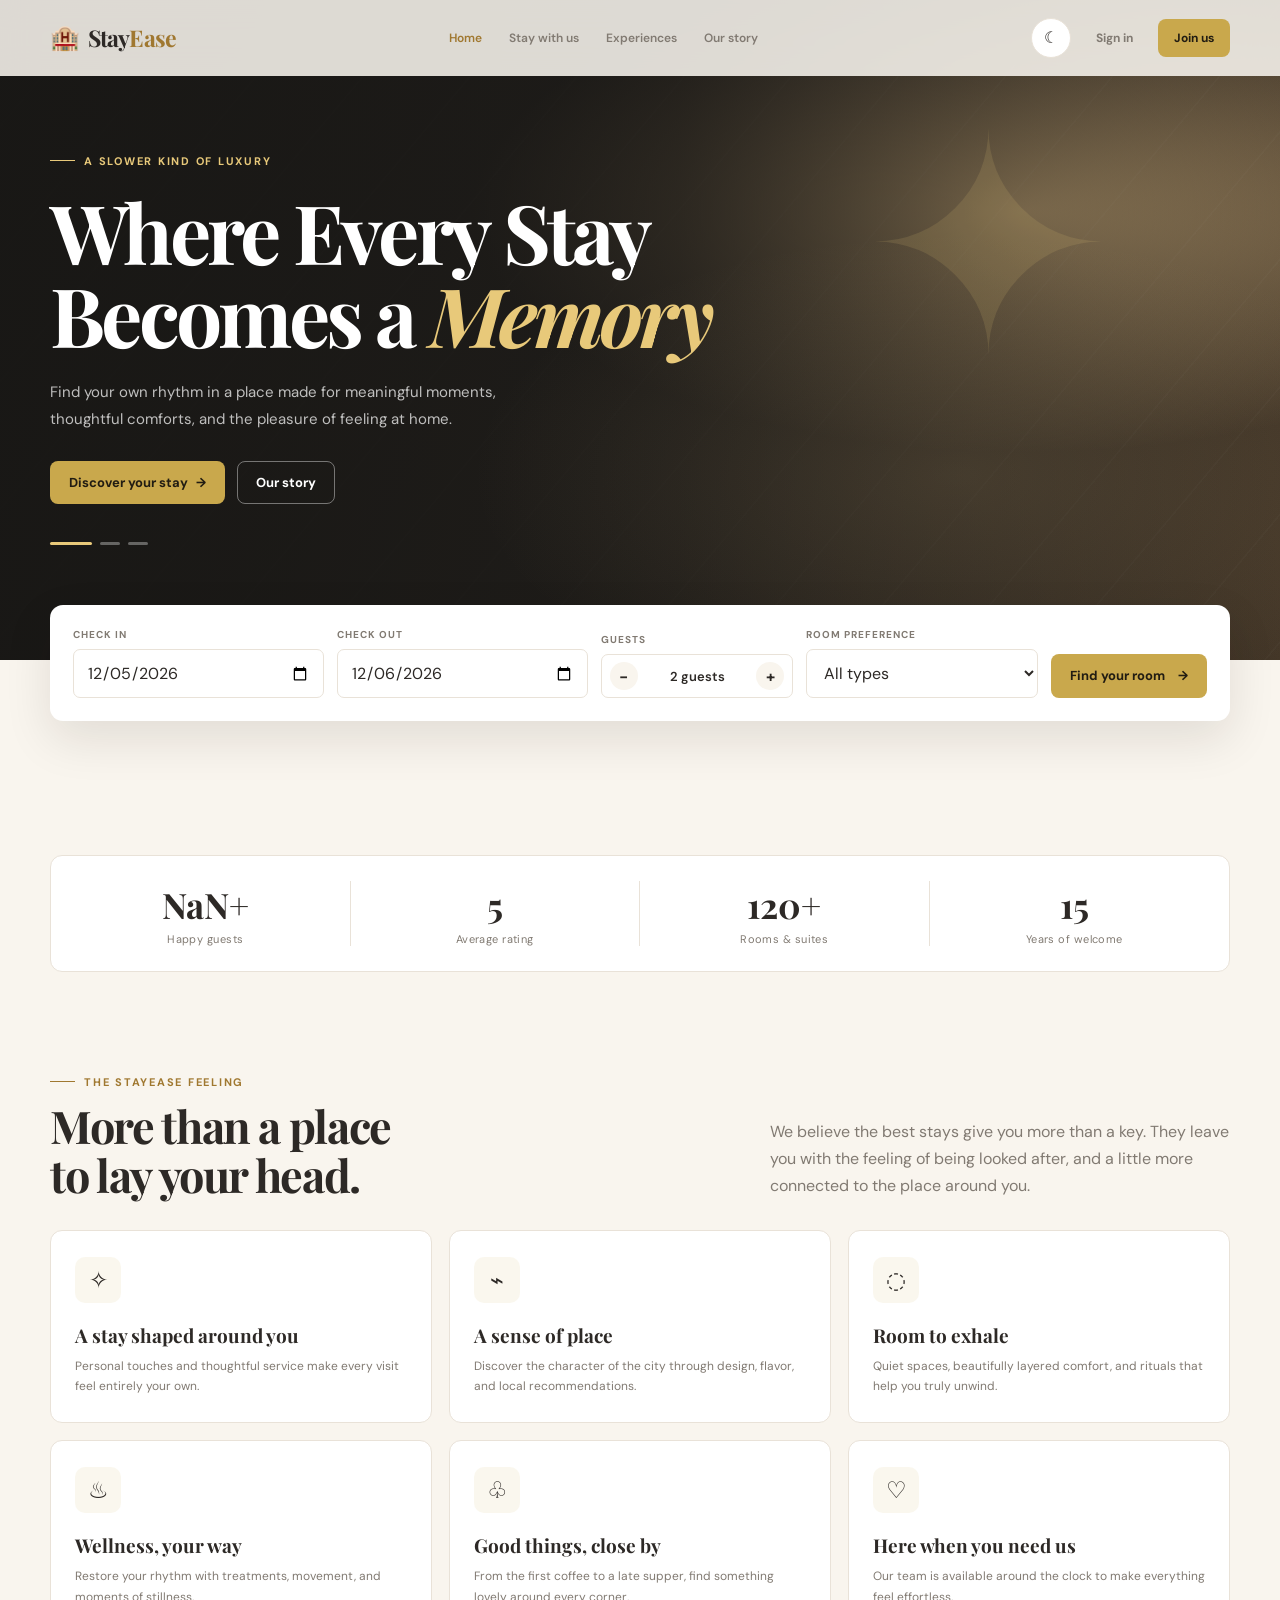
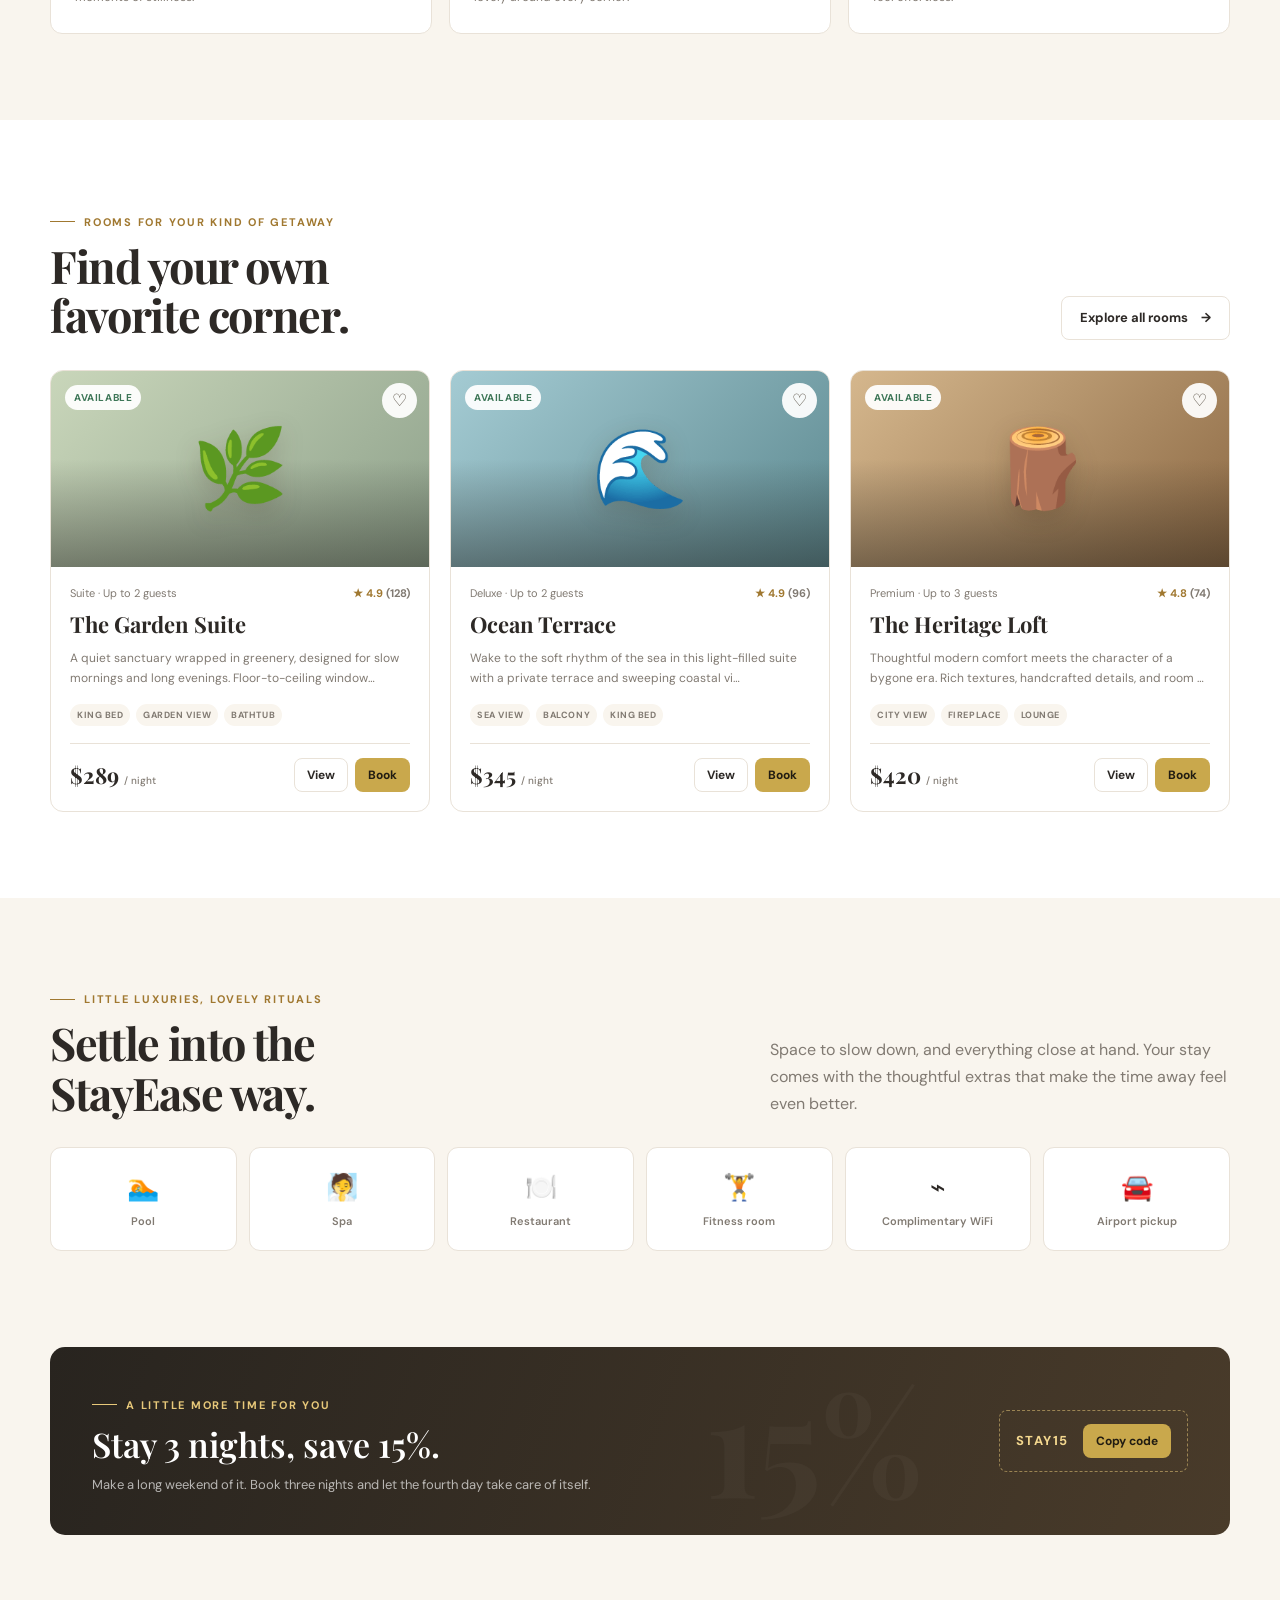
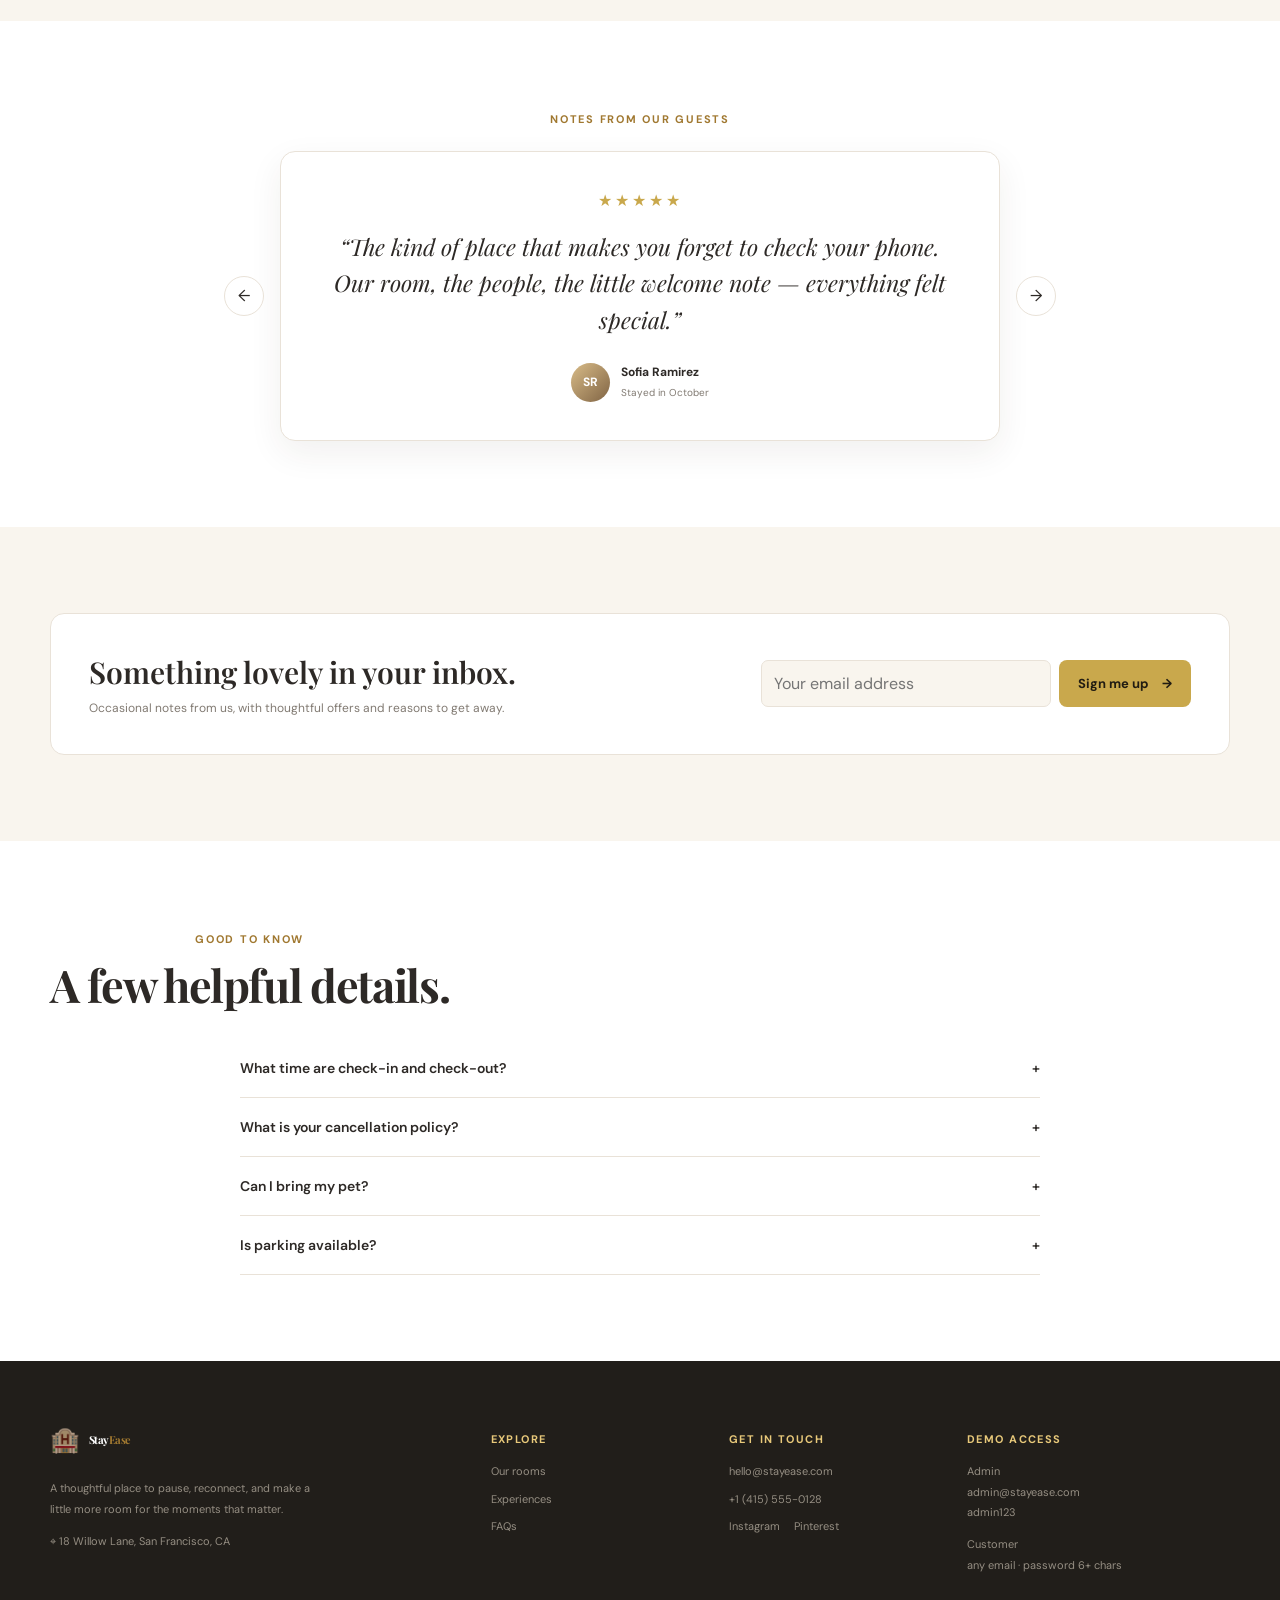
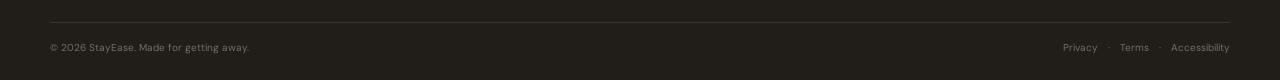
<file: index.html>
<!DOCTYPE html>
<html lang="en">
<head>
<meta charset="UTF-8"><meta name="viewport" content="width=device-width, initial-scale=1.0">
<meta name="theme-color" content="#f9f5ee"><title>StayEase — Stay a little longer</title>
<link rel="preconnect" href="https://fonts.googleapis.com"><link rel="preconnect" href="https://fonts.gstatic.com" crossorigin><link href="https://fonts.googleapis.com/css2?family=DM+Sans:wght@400;500;600;700&family=Playfair+Display:wght@500;600;700&display=swap" rel="stylesheet">
<style>
:root{--cream:#f9f5ee;--paper:#fff;--ink:#2d2926;--charcoal:#1c1c1e;--muted:#817a72;--line:#e9e2d8;--gold:#c9a84c;--gold-light:#e8c97a;--gold-dark:#a07830;--green:#3d7657;--green-bg:#eaf3ec;--red:#b75248;--red-bg:#faecea;--blue:#55748c;--blue-bg:#edf3f7;--shadow:0 12px 34px #35291812;--nav:rgba(249,245,238,.88)}
body.dark{--cream:#191816;--paper:#24221f;--ink:#f1ece4;--charcoal:#f7f3eb;--muted:#b0a79d;--line:#3e3932;--green-bg:#263b30;--red-bg:#402b29;--blue-bg:#27333b;--shadow:0 12px 34px #0004;--nav:rgba(25,24,22,.88)}
*{box-sizing:border-box}html{scroll-behavior:smooth;scroll-padding-top:88px}body{margin:0;background:var(--cream);color:var(--ink);font-family:'DM Sans',sans-serif;transition:background .35s,color .35s}button,input,select,textarea{font:inherit}button,a{touch-action:manipulation}button{cursor:pointer}a{color:inherit;text-decoration:none}img{max-width:100%}::selection{background:#e8c97a66}::-webkit-scrollbar{width:10px}::-webkit-scrollbar-thumb{background:var(--gold);border-radius:12px;border:3px solid var(--cream)}:focus-visible{outline:3px solid #c9a84c99;outline-offset:3px}
.serif{font-family:'Playfair Display',serif}.wrap{width:min(1180px,calc(100% - 48px));margin:auto}.muted{color:var(--muted)}.eyebrow{display:inline-flex;gap:9px;align-items:center;color:var(--gold-dark);font-size:11px;font-weight:700;letter-spacing:.16em;text-transform:uppercase}.eyebrow:before{content:'';width:25px;height:1px;background:currentColor}.section{padding:86px 0}.section-head{display:flex;justify-content:space-between;align-items:end;gap:20px;margin-bottom:30px}.section-head h2{font-size:clamp(30px,4vw,45px);line-height:1.1;margin:12px 0 0;letter-spacing:-.03em}.section-head p{color:var(--muted);max-width:460px;line-height:1.7;margin:0}.center{text-align:center}.center .eyebrow{justify-content:center}.center .eyebrow:before{display:none}.center .section-head{display:block;text-align:center}.center .section-head p{margin:14px auto 0}
.btn{border:1px solid transparent;border-radius:8px;padding:12px 18px;display:inline-flex;align-items:center;justify-content:center;gap:8px;font-size:13px;font-weight:700;transition:transform .2s,background .2s,color .2s,border .2s;position:relative;overflow:hidden}.btn:hover{transform:translateY(-2px)}.btn:active{transform:translateY(0)}.btn::after{content:"";position:absolute;width:12px;height:12px;border-radius:50%;background:#ffffff77;left:var(--ripple-x,50%);top:var(--ripple-y,50%);transform:translate(-50%,-50%) scale(0);opacity:0;pointer-events:none}.btn.rippling::after{animation:ripple .5s ease-out}@keyframes ripple{0%{transform:translate(-50%,-50%) scale(0);opacity:.75}100%{transform:translate(-50%,-50%) scale(22);opacity:0}}.btn-primary{background:var(--gold);color:#211c12}.btn-primary:hover{background:var(--gold-light)}.btn-outline{border-color:var(--line);background:transparent;color:var(--ink)}.btn-outline:hover{border-color:var(--gold);color:var(--gold-dark)}.btn-dark{background:var(--charcoal);color:var(--cream)}.btn-danger{background:var(--red-bg);color:var(--red);border-color:#b7524822}.btn-ghost{background:transparent;color:var(--muted)}.btn-sm{padding:8px 12px;font-size:12px}.icon-btn{width:40px;height:40px;border:1px solid var(--line);border-radius:50%;background:var(--paper);color:var(--ink);display:grid;place-items:center;transition:.2s}.icon-btn:hover{color:var(--gold-dark);border-color:var(--gold);transform:translateY(-2px)}.tag{font-size:10px;font-weight:700;letter-spacing:.06em;text-transform:uppercase;padding:6px 9px;border-radius:99px;background:var(--cream);color:var(--muted)}.tag.green{background:var(--green-bg);color:var(--green)}.tag.red{background:var(--red-bg);color:var(--red)}.tag.gold{background:#c9a84c20;color:var(--gold-dark)}.tag.blue{background:var(--blue-bg);color:var(--blue)}
.topbar{position:fixed;z-index:50;inset:0 0 auto;height:76px;background:var(--nav);backdrop-filter:blur(16px);border-bottom:1px solid transparent;transition:.25s}.topbar.scrolled{box-shadow:0 5px 22px #241c1012;border-color:var(--line)}.nav-inner{height:100%;display:flex;align-items:center;gap:34px}.brand{display:flex;align-items:center;gap:9px;font-family:'Playfair Display',serif;font-size:23px;font-weight:700;letter-spacing:-.04em;white-space:nowrap}.brand-icon{font-family:sans-serif;font-size:24px}.brand .stay{color:var(--ink)}.brand .ease{color:var(--gold-dark)}.nav-links{display:flex;align-items:center;gap:27px;margin:auto;font-size:12px;color:var(--muted);font-weight:600}.nav-links a:hover,.nav-links a.active{color:var(--gold-dark)}.nav-actions{display:flex;align-items:center;gap:9px}.nav-actions .btn{padding:10px 15px}.role-pill{font-size:10px;padding:5px 8px;border-radius:99px;background:#c9a84c22;color:var(--gold-dark);text-transform:uppercase;font-weight:700}.hamburger{display:none}.mobile-links{display:none}
.hero{min-height:660px;position:relative;display:flex;align-items:center;overflow:hidden;background:radial-gradient(ellipse at 80% 32%,#b4986c 0%,transparent 38%),linear-gradient(115deg,#201d1a 0%,#302a24 52%,#4b3c2b 100%);color:#fff;padding:140px 0 110px}.hero:before{content:'';position:absolute;inset:0;background:linear-gradient(90deg,#181715ee 0%,#181715b9 53%,#18171524 100%),repeating-linear-gradient(130deg,transparent 0 80px,#ffffff06 81px 82px);pointer-events:none}.hero:after{content:'✦';position:absolute;right:13%;top:15%;color:#e8c97a22;font-size:300px;line-height:1}.hero-bg{position:absolute;inset:0;background:radial-gradient(ellipse at 75% 72%,#d6b98125,transparent 36%);transition:opacity .8s}.hero-content{position:relative;z-index:1;max-width:720px}.hero h1{font-size:clamp(48px,7vw,82px);line-height:1.02;letter-spacing:-.045em;margin:22px 0}.hero h1 span{color:var(--gold-light);font-style:italic}.hero-copy{max-width:520px;color:#ffffffb8;line-height:1.8;font-size:15px;margin-bottom:28px}.hero-actions{display:flex;gap:12px;flex-wrap:wrap}.hero .btn-outline{border-color:#ffffff66;color:white}.hero .btn-outline:hover{background:#ffffff14}.hero-dots{display:flex;gap:8px;margin-top:38px}.hero-dot{width:20px;height:3px;border:0;background:#ffffff55;border-radius:9px;padding:0}.hero-dot.active{width:42px;background:var(--gold-light)}
.search-card{position:relative;margin-top:-55px;z-index:4;background:var(--paper);border-radius:13px;padding:23px;box-shadow:0 18px 48px #1a140d1b;display:grid;grid-template-columns:1.3fr 1.3fr 1fr 1.2fr auto;gap:13px;align-items:end}.field label{display:block;color:var(--muted);font-size:10px;font-weight:700;text-transform:uppercase;letter-spacing:.1em;margin:0 0 8px}.field input,.field select,.field textarea,.control{width:100%;border:1px solid var(--line);background:var(--paper);color:var(--ink);border-radius:7px;padding:12px 13px;outline:none;transition:border .2s,box-shadow .2s}.field input:focus,.field select:focus,.field textarea:focus,.control:focus{border-color:var(--gold);box-shadow:0 0 0 3px #c9a84c1c}.field input::placeholder,.field textarea::placeholder{color:#a49c92}.stepper{height:44px;display:flex;align-items:center;justify-content:space-between;border:1px solid var(--line);border-radius:7px;padding:0 8px}.stepper button{border:0;width:28px;height:28px;border-radius:50%;background:var(--cream);color:var(--ink);font-weight:700}.stepper span{font-size:13px;font-weight:600}
.stats-strip{display:grid;grid-template-columns:repeat(4,1fr);border:1px solid var(--line);border-radius:12px;background:var(--paper);padding:25px 10px;margin-top:48px}.stat{text-align:center;border-right:1px solid var(--line)}.stat:last-child{border:0}.stat strong{font-family:'Playfair Display',serif;font-size:35px;color:var(--ink);display:block}.stat span{display:block;color:var(--muted);font-size:11px;margin-top:4px;letter-spacing:.04em}
.feature-grid{display:grid;grid-template-columns:repeat(3,1fr);gap:17px}.feature-card{padding:26px 24px;background:var(--paper);border:1px solid var(--line);border-radius:12px;transition:.25s}.feature-card:hover,.room-card:hover{transform:translateY(-5px);box-shadow:var(--shadow);border-color:#c9a84c66}.feature-icon{font-size:23px;width:46px;height:46px;display:grid;place-items:center;background:#c9a84c18;border-radius:10px}.feature-card h3{font-family:'Playfair Display',serif;font-size:19px;margin:19px 0 8px}.feature-card p{color:var(--muted);line-height:1.7;font-size:12px;margin:0}
.room-grid{display:grid;grid-template-columns:repeat(3,1fr);gap:20px}.room-card{background:var(--paper);border:1px solid var(--line);border-radius:13px;overflow:hidden;transition:.25s;position:relative}.room-art{height:196px;position:relative;display:flex;align-items:center;justify-content:center;overflow:hidden}.room-art:before,.detail-art:before{content:'';position:absolute;inset:0;background:linear-gradient(180deg,#ffffff00 45%,#1917146b)}.room-art .art-emoji{font-size:77px;filter:drop-shadow(0 8px 12px #33210c30);transition:transform .5s}.room-card:hover .art-emoji{transform:scale(1.08) rotate(-2deg)}.room-art .tag{position:absolute;top:14px;left:14px;background:#fffE}.room-art .heart{position:absolute;top:12px;right:12px;width:35px;height:35px;background:#fffE;color:#554c40;border:0;border-radius:50%;font-size:17px}.room-art .heart.active{color:#be514b}.room-body{padding:19px}.room-meta{display:flex;align-items:center;justify-content:space-between;font-size:11px;color:var(--muted)}.rating{color:var(--gold-dark);font-weight:700}.room-body h3{font-family:'Playfair Display',serif;font-size:22px;margin:9px 0}.room-body p{font-size:12px;line-height:1.7;color:var(--muted);margin:0 0 15px;min-height:41px}.amenity-tags{display:flex;flex-wrap:wrap;gap:6px;margin:14px 0 17px}.amenity-tags .tag{font-size:9px;padding:5px 7px}.room-foot{padding-top:14px;border-top:1px solid var(--line);display:flex;justify-content:space-between;align-items:center}.price{font-family:'Playfair Display',serif;font-weight:700;font-size:22px}.price small{font:500 10px 'DM Sans',sans-serif;color:var(--muted)}.room-actions{display:flex;gap:7px}.view-all{text-align:center;margin-top:28px}
.offers{background:linear-gradient(110deg,#28241f,#493b2a);color:white;border-radius:15px;padding:42px;display:flex;align-items:center;justify-content:space-between;gap:25px;position:relative;overflow:hidden}.offers:after{content:'15%';position:absolute;right:26%;font:700 140px 'Playfair Display';color:#ffffff08}.offers h2{font:600 34px 'Playfair Display';margin:9px 0}.offers p{color:#ffffffa8;font-size:13px;margin:0}.promo-chip{position:relative;z-index:1;border:1px dashed #e8c97a88;border-radius:8px;padding:13px 16px;color:#f4d88f;font-size:13px;letter-spacing:.12em;font-weight:700;display:flex;gap:14px;align-items:center}
.amenity-grid{display:grid;grid-template-columns:repeat(6,1fr);gap:12px}.amenity-item{background:var(--paper);border:1px solid var(--line);border-radius:11px;padding:22px 10px;text-align:center}.amenity-item span{font-size:26px}.amenity-item p{font-size:11px;color:var(--muted);margin:10px 0 0;font-weight:600}
.testimonial-wrap{max-width:720px;margin:auto;position:relative}.testimonial{background:var(--paper);border:1px solid var(--line);border-radius:15px;padding:38px;text-align:center;box-shadow:var(--shadow)}.testimonial .stars{color:var(--gold);letter-spacing:3px}.testimonial blockquote{font:italic 23px/1.6 'Playfair Display',serif;margin:18px 0 24px}.guest{display:flex;justify-content:center;align-items:center;gap:11px}.avatar{width:39px;height:39px;border-radius:50%;background:linear-gradient(135deg,#d9bc88,#806444);display:grid;place-items:center;color:white;font-size:12px;font-weight:700}.guest strong{font-size:12px;display:block;text-align:left}.guest small{font-size:10px;color:var(--muted)}.slider-arrow{position:absolute;top:50%;transform:translateY(-50%)}.slider-arrow.left{left:-56px}.slider-arrow.right{right:-56px}
.newsletter{background:var(--paper);border:1px solid var(--line);border-radius:14px;padding:38px;display:flex;align-items:center;justify-content:space-between;gap:25px}.newsletter h2{font:600 30px 'Playfair Display';margin:0 0 8px}.newsletter p{margin:0;color:var(--muted);font-size:12px}.newsletter-form{display:flex;gap:8px;min-width:min(430px,100%)}.newsletter-form input{flex:1;min-width:0;border:1px solid var(--line);border-radius:7px;background:var(--cream);padding:12px;color:var(--ink)}
.faq-list{max-width:800px;margin:auto}.faq-item{border-bottom:1px solid var(--line)}.faq-q{width:100%;padding:20px 0;border:0;background:none;color:var(--ink);display:flex;justify-content:space-between;text-align:left;font-weight:600;font-size:14px}.faq-a{display:none;color:var(--muted);font-size:13px;line-height:1.7;padding:0 40px 20px 0}.faq-item.open .faq-a{display:block}.faq-item.open .faq-q span{color:var(--gold-dark)}
.footer{background:#211e1a;color:#f5efe6;padding:56px 0 25px}.footer-grid{display:grid;grid-template-columns:2fr 1fr 1fr 1.3fr;gap:36px}.footer .brand .stay{color:#fff}.footer p,.footer a{color:#d1c8b9a8;font-size:11px;line-height:1.9}.footer h4{font-size:11px;text-transform:uppercase;letter-spacing:.13em;color:#e8c97a}.footer-links{display:grid;gap:7px}.footer-bottom{border-top:1px solid #ffffff1a;margin-top:35px;padding-top:18px;color:#d1c8b977;font-size:10px;display:flex;justify-content:space-between}
.page{min-height:70vh;padding:116px 0 80px;animation:pageIn .4s ease}@keyframes pageIn{from{opacity:0;transform:translateY(8px)}to{opacity:1;transform:none}}.page-title{margin-bottom:27px}.page-title h1{font:600 clamp(36px,5vw,54px)/1.1 'Playfair Display';margin:10px 0}.page-title p{color:var(--muted);line-height:1.7;max-width:620px;font-size:13px}.filter-panel{background:var(--paper);border:1px solid var(--line);border-radius:11px;padding:16px;display:flex;align-items:end;gap:12px;flex-wrap:wrap;margin-bottom:23px}.filter-panel .field{min-width:135px;flex:1}.filter-panel .field label{font-size:9px}.filter-panel select,.filter-panel input{padding:10px;font-size:12px}.filter-more{background:var(--paper);border:1px solid var(--line);border-radius:9px;padding:15px;margin:-10px 0 23px;display:flex;flex-wrap:wrap;gap:15px}.check-label{display:flex;align-items:center;gap:7px;color:var(--muted);font-size:11px}.check-label input{accent-color:var(--gold)}.results-line{display:flex;justify-content:space-between;align-items:center;margin-bottom:14px;color:var(--muted);font-size:12px}.view-switch{display:flex;border:1px solid var(--line);border-radius:7px;overflow:hidden}.view-switch button{border:0;background:var(--paper);padding:7px 11px;color:var(--muted)}.view-switch button.active{background:var(--charcoal);color:var(--cream)}.rooms-list{display:grid;grid-template-columns:1fr;gap:13px}.rooms-list .room-card{display:grid;grid-template-columns:260px 1fr}.rooms-list .room-art{height:100%;min-height:220px}.empty-state{border:1px dashed var(--line);border-radius:12px;padding:65px 20px;text-align:center;color:var(--muted);grid-column:1/-1}.empty-state div{font-size:38px}.compare-dock{position:fixed;z-index:25;bottom:20px;left:50%;transform:translateX(-50%);padding:12px 16px;background:var(--charcoal);color:var(--cream);box-shadow:var(--shadow);border-radius:12px;display:flex;align-items:center;gap:15px;font-size:12px;white-space:nowrap}
.detail-layout{display:grid;grid-template-columns:minmax(0,1.6fr) minmax(300px,.8fr);gap:32px;align-items:start}.gallery{display:grid;grid-template-columns:1.6fr 1fr 1fr;grid-template-rows:150px 150px;gap:9px;border-radius:13px;overflow:hidden}.detail-art{position:relative;display:grid;place-items:center;font-size:63px}.detail-art:first-child{grid-row:span 2;font-size:100px}.detail-copy h1{font:600 38px 'Playfair Display';margin:27px 0 10px}.detail-copy p{font-size:13px;line-height:1.8;color:var(--muted)}.detail-copy h3{font:600 21px 'Playfair Display';margin:33px 0 14px}.amenities-full{display:grid;grid-template-columns:repeat(3,1fr);gap:12px}.amenities-full span{font-size:12px;color:var(--muted)}.rules-grid{display:grid;grid-template-columns:repeat(2,1fr);gap:10px}.rule{padding:13px;background:var(--paper);border:1px solid var(--line);border-radius:8px;font-size:11px;color:var(--muted)}.booking-card{position:sticky;top:94px;background:var(--paper);border:1px solid var(--line);border-radius:13px;padding:23px;box-shadow:var(--shadow)}.booking-card .price{font-size:27px}.booking-card .field{margin-top:13px}.booking-card .btn{width:100%;margin-top:15px}.calendar{display:grid;grid-template-columns:repeat(7,1fr);gap:5px;text-align:center}.calendar span{font-size:10px;color:var(--muted);padding:7px 0}.calendar .busy{background:var(--red-bg);color:var(--red);border-radius:5px;text-decoration:line-through}.calendar .free{background:var(--green-bg);color:var(--green);border-radius:5px}.reviews{display:grid;gap:13px}.review{padding:16px;background:var(--paper);border:1px solid var(--line);border-radius:9px}.review-head{display:flex;justify-content:space-between;font-size:12px}.review p{margin:8px 0 0!important}
.auth-shell{min-height:100vh;padding:112px 20px 60px;display:grid;place-items:center;background:radial-gradient(ellipse at 10% 20%,#c9a84c20,transparent 28%),var(--cream)}.auth-card{width:min(450px,100%);background:var(--paper);border:1px solid var(--line);border-radius:15px;padding:36px;box-shadow:var(--shadow)}.auth-card h1{font:600 34px 'Playfair Display';margin:12px 0}.auth-card>p{color:var(--muted);font-size:12px;line-height:1.6;margin-bottom:24px}.auth-card .field{margin:14px 0}.auth-card .field label{font-size:10px}.input-row{display:flex;position:relative}.input-row input{padding-right:62px}.pw-toggle{position:absolute;right:9px;top:50%;transform:translateY(-50%);border:0;background:transparent;color:var(--muted);font-size:10px}.auth-card .btn{width:100%;margin-top:10px}.auth-switch{text-align:center;margin-top:18px;font-size:11px;color:var(--muted)}.auth-switch a{color:var(--gold-dark);font-weight:700}.demo-note{border-radius:8px;background:var(--cream);padding:12px;margin-top:18px;color:var(--muted);font-size:10px;line-height:1.7}.inline-error{color:var(--red);font-size:10px;min-height:15px;margin-top:5px}.strength{height:4px;border-radius:9px;background:var(--line);margin-top:8px;overflow:hidden}.strength span{display:block;height:100%;width:0;background:var(--red);transition:.2s}.auth-top{display:flex;justify-content:space-between;align-items:center;margin-bottom:14px}
.dash-layout{display:grid;grid-template-columns:220px 1fr;gap:28px;align-items:start}.dash-side{background:var(--paper);border:1px solid var(--line);border-radius:12px;padding:18px;position:sticky;top:96px}.dash-profile{display:flex;align-items:center;gap:10px;padding:4px 3px 17px;border-bottom:1px solid var(--line);margin-bottom:13px}.dash-profile strong{font-size:11px;display:block}.dash-profile small{font-size:9px;color:var(--muted)}.dash-nav{display:grid;gap:4px}.dash-nav button{text-align:left;border:0;border-radius:7px;padding:11px 10px;background:transparent;color:var(--muted);font-size:11px}.dash-nav button.active,.dash-nav button:hover{background:#c9a84c1a;color:var(--gold-dark)}.dash-main h1{font:600 32px 'Playfair Display';margin:0 0 18px}.dash-stats{display:grid;grid-template-columns:repeat(4,1fr);gap:12px;margin-bottom:22px}.dash-stat{background:var(--paper);border:1px solid var(--line);border-radius:10px;padding:17px}.dash-stat span{font-size:10px;color:var(--muted)}.dash-stat strong{font:600 26px 'Playfair Display';display:block;margin-top:8px}.dash-card{background:var(--paper);border:1px solid var(--line);border-radius:11px;padding:20px;margin-bottom:16px}.dash-card-head{display:flex;justify-content:space-between;align-items:center;margin-bottom:16px}.dash-card h3{font:600 19px 'Playfair Display';margin:0}.data-table{width:100%;border-collapse:collapse;font-size:11px}.data-table th{text-align:left;color:var(--muted);font-size:9px;text-transform:uppercase;letter-spacing:.08em;padding:12px 10px;border-bottom:1px solid var(--line)}.data-table td{padding:13px 10px;border-bottom:1px solid var(--line);vertical-align:middle}.data-table tr:last-child td{border-bottom:0}.data-table tbody tr:hover{background:var(--cream)}.booking-row{display:grid;grid-template-columns:1.2fr 1fr 1fr auto;gap:10px;align-items:center;padding:15px 4px;border-bottom:1px solid var(--line);font-size:11px}.booking-row:last-child{border:0}.booking-row strong{display:block;font-size:12px}.booking-row small{display:block;color:var(--muted);margin-top:4px}.tabbar{display:flex;gap:5px;border-bottom:1px solid var(--line);margin-bottom:15px}.tabbar button{border:0;background:none;padding:10px 14px;color:var(--muted);font-size:11px;border-bottom:2px solid transparent}.tabbar button.active{color:var(--gold-dark);border-color:var(--gold)}.loyalty{display:grid;grid-template-columns:1fr 1fr;gap:15px}.loyalty-box{padding:20px;background:linear-gradient(130deg,#312b22,#6f5835);border-radius:10px;color:#fff}.progress{height:7px;background:#ffffff30;border-radius:9px;margin:17px 0 8px;overflow:hidden}.progress span{height:100%;display:block;background:#e8c97a;border-radius:9px}.notification{display:flex;gap:11px;padding:12px;border-bottom:1px solid var(--line);font-size:11px}.notification:last-child{border:0}.notification b{display:block;margin-bottom:4px}.notification small{color:var(--muted)}
.admin-stats{grid-template-columns:repeat(4,1fr)}.admin-charts{display:grid;grid-template-columns:1.5fr 1fr;gap:14px}.chart{width:100%;height:220px}.chart svg{width:100%;height:100%;overflow:visible}.chart text{fill:var(--muted);font:10px 'DM Sans'}.chart-grid{stroke:var(--line);stroke-width:1}.chart-bar{fill:#c9a84c;rx:4}.chart-line{fill:none;stroke:#a07830;stroke-width:3}.chart-dot{fill:var(--gold);stroke:var(--paper);stroke-width:3}.chart-legend{display:flex;gap:15px;color:var(--muted);font-size:10px}.donut-wrap{display:flex;align-items:center;justify-content:center;gap:22px}.donut{width:130px;height:130px;border-radius:50%;background:conic-gradient(#c9a84c 0 62%,#78917e 62% 87%,#bb7161 87% 100%);position:relative}.donut:after{content:'78%\A occupancy';white-space:pre;position:absolute;inset:20px;border-radius:50%;display:grid;place-content:center;text-align:center;background:var(--paper);font:600 16px 'Playfair Display';color:var(--ink)}.legend{display:grid;gap:8px;font-size:10px;color:var(--muted)}.legend i{display:inline-block;width:8px;height:8px;border-radius:50%;margin-right:5px}.activity{display:grid;gap:13px}.activity-item{display:flex;gap:10px;font-size:10px;color:var(--muted)}.activity-item i{width:8px;height:8px;background:var(--gold);border-radius:50%;margin-top:3px}.today-grid{display:grid;grid-template-columns:repeat(3,1fr);gap:12px}.today-box{border-radius:9px;padding:15px;background:var(--cream)}.today-box strong{font:600 24px 'Playfair Display';display:block}.today-box small{font-size:10px;color:var(--muted)}
.modal-backdrop{position:fixed;inset:0;z-index:80;background:#16130f99;backdrop-filter:blur(7px);display:grid;place-items:center;padding:20px;animation:fade .2s}@keyframes fade{from{opacity:0}to{opacity:1}}.modal{max-height:min(88vh,850px);overflow:auto;width:min(680px,100%);background:var(--paper);border:1px solid var(--line);border-radius:15px;box-shadow:0 25px 80px #0004;animation:modalIn .25s}@keyframes modalIn{from{transform:translateY(12px) scale(.98);opacity:0}to{transform:none;opacity:1}}.modal-head{padding:21px 24px;border-bottom:1px solid var(--line);display:flex;justify-content:space-between;align-items:center;position:sticky;top:0;background:var(--paper);z-index:2}.modal-head h2{font:600 23px 'Playfair Display';margin:0}.modal-body{padding:24px}.modal-foot{padding:17px 24px;border-top:1px solid var(--line);display:flex;justify-content:space-between;gap:8px}.step-track{display:flex;gap:6px;margin-bottom:22px}.step-track span{height:4px;background:var(--line);flex:1;border-radius:9px}.step-track span.done{background:var(--gold)}.booking-grid{display:grid;grid-template-columns:1fr 210px;gap:22px}.booking-summary{background:var(--cream);padding:16px;border-radius:9px;font-size:11px;height:max-content;position:sticky;top:90px}.summary-line{display:flex;justify-content:space-between;margin:11px 0;color:var(--muted)}.summary-line.total{border-top:1px solid var(--line);padding-top:12px;font-weight:700;color:var(--ink);font-size:13px}.addon{display:flex;justify-content:space-between;gap:10px;padding:12px 0;border-bottom:1px solid var(--line);font-size:12px}.addon label{display:flex;gap:8px;align-items:flex-start}.addon small{display:block;color:var(--muted);margin-top:3px}.toast-stack{position:fixed;right:22px;top:90px;z-index:100;display:grid;gap:8px}.toast{background:var(--paper);border:1px solid var(--line);box-shadow:var(--shadow);border-radius:9px;padding:13px 16px;min-width:230px;font-size:12px;animation:toastIn .25s}.toast.success{border-left:3px solid var(--green)}.toast.error{border-left:3px solid var(--red)}.toast.info{border-left:3px solid var(--gold)}@keyframes toastIn{from{opacity:0;transform:translateX(14px)}to{opacity:1;transform:none}}.confetti{position:absolute;inset:0;pointer-events:none;overflow:hidden}.confetti i{position:absolute;width:7px;height:12px;background:var(--gold);animation:fall 2s linear infinite;top:-10px}@keyframes fall{to{transform:translateY(500px) rotate(480deg);opacity:0}}.skeleton{background:linear-gradient(90deg,var(--line),var(--cream),var(--line));background-size:200% 100%;animation:shimmer 1.3s infinite}@keyframes shimmer{to{background-position:-200% 0}}.reveal{opacity:0;transform:translateY(18px);transition:.65s}.reveal.visible{opacity:1;transform:none}.back-top{position:fixed;right:22px;bottom:22px;z-index:20;opacity:0;pointer-events:none;transition:.2s}.back-top.show{opacity:1;pointer-events:auto}.hidden{display:none!important}
@media(max-width:950px){.nav-links{gap:16px}.search-card{grid-template-columns:repeat(2,1fr)}.search-card>.btn{grid-column:span 2}.room-grid{grid-template-columns:repeat(2,1fr)}.amenity-grid{grid-template-columns:repeat(3,1fr)}.dash-layout{grid-template-columns:1fr}.dash-side{position:static}.dash-nav{grid-template-columns:repeat(4,1fr)}.dash-nav button{text-align:center}.admin-charts{grid-template-columns:1fr}.detail-layout{grid-template-columns:1fr}.booking-card{position:static}.dash-stats{grid-template-columns:repeat(2,1fr)}}
@media(max-width:700px){.wrap{width:min(100% - 32px,560px)}.topbar{height:66px}.nav-inner{gap:12px}.brand{font-size:20px}.nav-links{display:none}.nav-actions{margin-left:auto}.nav-actions .guest-only{display:none}.hamburger{display:grid}.mobile-links{position:absolute;top:65px;left:0;right:0;background:var(--paper);border-bottom:1px solid var(--line);padding:14px 22px;display:none;box-shadow:var(--shadow)}.mobile-links.open{display:grid;gap:4px}.mobile-links a,.mobile-links button{padding:12px;border:0;background:none;text-align:left;color:var(--ink);font-size:13px}.hero{min-height:620px;padding:120px 0 100px}.hero h1{font-size:49px}.hero-copy{font-size:13px}.section{padding:65px 0}.section-head{display:block}.section-head p{margin-top:12px}.search-card{margin-top:-40px;padding:17px;grid-template-columns:1fr 1fr;gap:10px}.search-card .field:nth-child(4){grid-column:span 2}.search-card>.btn{grid-column:span 2}.stats-strip{grid-template-columns:repeat(2,1fr);gap:14px}.stat:nth-child(2){border:0}.stat strong{font-size:29px}.feature-grid{grid-template-columns:1fr 1fr}.feature-card{padding:19px}.room-grid{grid-template-columns:1fr}.room-art{height:210px}.offers{display:block;padding:28px}.offers h2{font-size:28px}.promo-chip{margin-top:22px;width:max-content}.amenity-grid{grid-template-columns:repeat(3,1fr)}.testimonial{padding:28px 20px}.testimonial blockquote{font-size:19px}.slider-arrow.left{left:-5px;top:auto;bottom:-55px}.slider-arrow.right{right:-5px;top:auto;bottom:-55px}.testimonial-wrap{padding-bottom:55px}.newsletter{display:block;padding:25px}.newsletter-form{margin-top:18px;min-width:0}.footer-grid{grid-template-columns:1fr 1fr;gap:22px}.footer-grid>div:first-child{grid-column:span 2}.footer-bottom{display:block;line-height:1.8}.page{padding:94px 0 55px}.filter-panel{display:grid;grid-template-columns:1fr 1fr}.filter-panel .field{min-width:0}.rooms-list .room-card{grid-template-columns:1fr}.rooms-list .room-art{min-height:190px}.gallery{grid-template-rows:110px 110px}.gallery .detail-art{font-size:43px}.gallery .detail-art:first-child{font-size:70px}.amenities-full{grid-template-columns:1fr 1fr}.auth-shell{padding:90px 16px 40px}.auth-card{padding:26px 22px}.dash-nav{grid-template-columns:repeat(3,1fr)}.dash-stats{grid-template-columns:repeat(2,1fr)}.booking-row{grid-template-columns:1fr 1fr}.booking-row>div:last-child{grid-column:span 2}.data-table{min-width:700px}.table-scroll{overflow:auto}.admin-stats{grid-template-columns:repeat(2,1fr)}.today-grid{grid-template-columns:1fr 1fr}.booking-grid{grid-template-columns:1fr}.booking-summary{position:static}.modal-body{padding:18px}.modal-head,.modal-foot{padding:16px 18px}.toast-stack{left:12px;right:12px;top:76px}.toast{min-width:0}.compare-dock{bottom:12px;max-width:calc(100% - 20px);white-space:normal}.detail-copy h1{font-size:32px}}
@media(max-width:420px){.search-card{grid-template-columns:1fr}.search-card .field:nth-child(4),.search-card>.btn{grid-column:auto}.feature-grid{grid-template-columns:1fr}.stats-strip{padding:20px 5px}.stat strong{font-size:26px}.hero h1{font-size:43px}.nav-actions{gap:5px}.nav-actions .role-pill{display:none}.auth-top .brand{font-size:18px}}
@media(prefers-reduced-motion:reduce){*,*::before,*::after{scroll-behavior:auto!important;animation-duration:.01ms!important;animation-iteration-count:1!important;transition-duration:.01ms!important}}
</style>
</head>
<body>
<div id="app"></div><div id="toast-stack" class="toast-stack" aria-live="polite"></div><button class="icon-btn back-top" id="back-top" aria-label="Back to top">↑</button>
<script>
/* STATE */
const state={page:'home',user:null,theme:matchMedia('(prefers-color-scheme: dark)').matches?'dark':'light',mobile:false,guests:2,filters:{type:'All types',status:'All',min:0,max:800,capacity:1,amenities:[],sort:'Recommended'},filterMore:false,view:'grid',favorites:new Set(),compare:new Set(),roomId:1,customerTab:'Bookings',bookingTab:'Upcoming',adminTab:'Overview',modal:null,bookingDraft:null,bookingStep:1,hero:0,testimonial:0,faqOpen:null,notifications:false,profileEdit:false,roomSearch:'',customerSearch:'',bookingsFilter:'All',roomsLoading:false,roomsLoaded:false,searchDates:null};
/* MOCK DATA */
const rooms=[
{id:1,name:'The Garden Suite',type:'Suite',price:289,capacity:2,rating:4.9,reviews:128,status:'Available',emoji:'🌿',art:'linear-gradient(135deg,#c9d6ba,#8ea18b)',amenities:['King bed','Garden view','Bathtub','Breakfast'],description:'A quiet sanctuary wrapped in greenery, designed for slow mornings and long evenings. Floor-to-ceiling windows open onto a private garden terrace.',booked:[9,10,21,22]},
{id:2,name:'Ocean Terrace',type:'Deluxe',price:345,capacity:2,rating:4.9,reviews:96,status:'Available',emoji:'🌊',art:'linear-gradient(135deg,#a4cbd3,#5d8990)',amenities:['Sea view','Balcony','King bed','Breakfast'],description:'Wake to the soft rhythm of the sea in this light-filled suite with a private terrace and sweeping coastal views.',booked:[14,15,16]},
{id:3,name:'The Heritage Loft',type:'Premium',price:420,capacity:3,rating:4.8,reviews:74,status:'Available',emoji:'🪵',art:'linear-gradient(135deg,#d5b78d,#8c6944)',amenities:['City view','Fireplace','Lounge','King bed'],description:'Thoughtful modern comfort meets the character of a bygone era. Rich textures, handcrafted details, and room to unwind.',booked:[4,5,26]},
{id:4,name:'Palm Residence',type:'Family',price:510,capacity:5,rating:4.9,reviews:52,status:'Available',emoji:'🌴',art:'linear-gradient(135deg,#bbd0a1,#78916b)',amenities:['Pool access','2 bedrooms','Kitchenette','Garden view'],description:'A spacious hideaway for time together, with room for the whole family and easy access to the pool and gardens.',booked:[11,12,13]},
{id:5,name:'The Atelier Room',type:'Deluxe',price:229,capacity:2,rating:4.7,reviews:111,status:'Available',emoji:'🎨',art:'linear-gradient(135deg,#d9b8a6,#ae7f69)',amenities:['Queen bed','City view','Workspace','Coffee bar'],description:'An inviting city retreat with artful details and everything you need for a restorative stay or a productive escape.',booked:[18,19,20]},
{id:6,name:'Skyline Penthouse',type:'Suite',price:690,capacity:4,rating:5.0,reviews:43,status:'Available',emoji:'🌇',art:'linear-gradient(135deg,#e0bb87,#947756)',amenities:['Panoramic view','Private pool','Butler service','2 bedrooms'],description:'Our signature penthouse pairs a private plunge pool with expansive skyline views and considered personal service.',booked:[7,8,9]},
{id:7,name:'Courtyard King',type:'Standard',price:179,capacity:2,rating:4.6,reviews:163,status:'Available',emoji:'🌺',art:'linear-gradient(135deg,#d9c6a7,#998365)',amenities:['King bed','Courtyard','Rain shower','Coffee bar'],description:'A beautifully simple room with a king bed, rainfall shower, and a peaceful view into the hotel courtyard.',booked:[24,25]},
{id:8,name:'Saffron Family Suite',type:'Family',price:465,capacity:4,rating:4.8,reviews:68,status:'Maintenance',emoji:'🧡',art:'linear-gradient(135deg,#e9c18d,#af7654)',amenities:['2 bedrooms','Lounge','Kitchenette','Breakfast'],description:'A sunlit family suite with generous shared space and thoughtful touches for little travellers.',booked:[1,2]}
];
const reviews=[{name:'Maya R.',date:'October 2026',rating:5,text:'Every detail felt considered. The garden suite was wonderfully quiet, and breakfast on the terrace made our weekend.'},{name:'Daniel K.',date:'September 2026',rating:5,text:'Warm, attentive service from the moment we arrived. We have already started planning our next visit.'},{name:'Priya S.',date:'August 2026',rating:4,text:'Beautiful property and a genuinely comfortable stay. Loved the spa and the thoughtful welcome.'}];
const bookings=[{id:'SE-28491',room:'The Garden Suite',roomId:1,dates:'Nov 18 – Nov 21, 2026',checkin:'2026-11-18',checkout:'2026-11-21',status:'Confirmed',total:968,guest:'Olivia Martin',email:'olivia@example.com'},{id:'SE-28306',room:'Ocean Terrace',roomId:2,dates:'Dec 04 – Dec 07, 2026',checkin:'2026-12-04',checkout:'2026-12-07',status:'Confirmed',total:1174,guest:'James Wilson',email:'james@example.com'},{id:'SE-27952',room:'The Atelier Room',roomId:5,dates:'Sep 12 – Sep 14, 2026',checkin:'2026-09-12',checkout:'2026-09-14',status:'Completed',total:515,guest:'Aisha Patel',email:'aisha@example.com'},{id:'SE-27811',room:'Courtyard King',roomId:7,dates:'Aug 02 – Aug 05, 2026',checkin:'2026-08-02',checkout:'2026-08-05',status:'Cancelled',total:0,guest:'Noah Kim',email:'noah@example.com'}];
const customerSeed={name:'Olivia Martin',email:'olivia@example.com',role:'customer',phone:'+1 (415) 555-0128',points:2480};
const adminSeed={name:'Avery Chen',email:'admin@stayease.com',role:'admin',phone:'+1 (415) 555-0100'};
const features=[['✧','A stay shaped around you','Personal touches and thoughtful service make every visit feel entirely your own.'],['⌁','A sense of place','Discover the character of the city through design, flavor, and local recommendations.'],['◌','Room to exhale','Quiet spaces, beautifully layered comfort, and rituals that help you truly unwind.'],['♨','Wellness, your way','Restore your rhythm with treatments, movement, and moments of stillness.'],['♧','Good things, close by','From the first coffee to a late supper, find something lovely around every corner.'],['♡','Here when you need us','Our team is available around the clock to make everything feel effortless.']];
/* MOCK API */
const wait=ms=>new Promise(r=>setTimeout(r,ms));
const api={async getRooms(){await wait(480);return rooms.map(x=>({...x}))},async getRoom(id){await wait(260);const r=rooms.find(x=>x.id===+id);if(!r)throw Error('Room not found');return {...r}},async login(email,password){await wait(650);if(!email||password.length<6)throw Error('Enter a valid email and a password with at least 6 characters.');return email.toLowerCase()==='admin@stayease.com'?{...adminSeed}:{...customerSeed,name:email.split('@')[0].replace(/[._-]/g,' ').replace(/\b\w/g,c=>c.toUpperCase()),email,role:'customer'}},async register(name,email,password){await wait(700);if(password.length<6)throw Error('Your password needs at least 6 characters.');return {name,email,role:'customer',phone:'',points:0}},async createBooking(draft){await wait(700);const overlapping=bookings.some(b=>b.roomId===draft.roomId&&b.status==='Confirmed'&&draft.checkin<b.checkout&&draft.checkout>b.checkin);if(overlapping)throw Error('Those dates are no longer available. Please choose another stay.');return {id:'SE-'+Math.floor(20000+Math.random()*79999),status:'Confirmed',...draft}},async cancelBooking(id){await wait(350);return true},async processPayment(){await wait(850);return {ok:true}},async applyPromo(code){await wait(300);if(code.toUpperCase()!=='STAY15')throw Error('That code could not be found. Try STAY15.');return {discount:.15}},async submitReview(review){await wait(450);return review},async subscribeNewsletter(email){await wait(500);if(!/^\S+@\S+\.\S+$/.test(email))throw Error('Please enter a valid email address.');return true}};
/* UTILITIES */
const $=(q,root=document)=>root.querySelector(q),$$=(q,root=document)=>[...root.querySelectorAll(q)];const money=n=>'$'+Number(n).toLocaleString('en-US',{maximumFractionDigits:0});const esc=s=>String(s??'').replace(/[&<>"']/g,c=>({'&':'&amp;','<':'&lt;','>':'&gt;','"':'&quot;',"'":'&#39;'}[c]));const todayISO=()=>new Date().toISOString().slice(0,10);const datePlus=n=>{const d=new Date();d.setDate(d.getDate()+n);return d.toISOString().slice(0,10)};const nights=(a,b)=>Math.max(1,Math.round((new Date(b)-new Date(a))/86400000));const toast=(msg,type='info')=>{const el=document.createElement('div');el.className='toast '+type;el.textContent=(type==='success'?'✓  ':type==='error'?'!  ':'✦  ')+msg;$('#toast-stack').append(el);setTimeout(()=>el.remove(),3500)};const statusTag=s=>`<span class="tag ${s==='Confirmed'||s==='Available'||s==='Completed'?'green':s==='Cancelled'||s==='Maintenance'?'red':'gold'}">${esc(s)}</span>`;const initials=name=>name.split(/\s+/).map(x=>x[0]).slice(0,2).join('').toUpperCase();
function getRoom(id){return rooms.find(r=>r.id===+id)}
function appShell(content){return `${navbar()}<main>${content}</main>${state.page==='login'||state.page==='register'?'':footer()}${state.modal?modalHTML():''}`}
function navbar(){const u=state.user;return `<header class="topbar" id="topbar"><div class="wrap nav-inner"><a class="brand" href="#" data-page="home" aria-label="StayEase home"><span class="brand-icon">🏨</span><span><span class="stay">Stay</span><span class="ease">Ease</span></span></a><nav class="nav-links"><a href="#" data-page="home" class="${state.page==='home'?'active':''}">Home</a><a href="#" data-page="rooms" class="${state.page==='rooms'?'active':''}">Stay with us</a><a href="#amenities" data-scroll="amenities">Experiences</a><a href="#footer" data-scroll="footer">Our story</a></nav><div class="nav-actions"><button class="icon-btn" data-action="theme" aria-label="Toggle color theme">${state.theme==='dark'?'☀':'☾'}</button>${u?`<button class="icon-btn" data-action="notifications" aria-label="Notifications">♧</button><span class="role-pill">${u.role}</span><button class="btn btn-ghost btn-sm guest-only" data-page="dashboard">${u.role==='admin'?'Admin':'My stay'}</button><button class="btn btn-outline btn-sm guest-only" data-action="logout">Sign out</button>`:`<button class="btn btn-ghost btn-sm guest-only" data-page="login">Sign in</button><button class="btn btn-primary btn-sm guest-only" data-page="register">Join us</button>`}<button class="icon-btn hamburger" data-action="mobile" aria-label="Open menu">☰</button></div></div><div class="mobile-links ${state.mobile?'open':''}"><a href="#" data-page="home">Home</a><a href="#" data-page="rooms">Stay with us</a><a href="#amenities" data-scroll="amenities">Experiences</a>${u?`<a href="#" data-page="dashboard">${u.role==='admin'?'Admin dashboard':'My stay'}</a><button data-action="logout">Sign out</button>`:`<a href="#" data-page="login">Sign in</a><a href="#" data-page="register">Join us</a>`}</div></header>${state.notifications&&u?`<div class="modal-backdrop" data-action="close-notifications"><div class="modal" style="position:absolute;right:7%;top:82px;width:340px" data-stop><div class="modal-head"><h2>For you</h2><button class="icon-btn" data-action="notifications">×</button></div><div class="modal-body"><div class="notification"><span>✦</span><div><b>Your next stay is waiting</b><small>Take a look at the details for your November escape.</small></div></div><div class="notification"><span>♡</span><div><b>A little something for you</b><small>Enjoy 15% off your next visit with STAY15.</small></div></div></div></div></div>`:''}`}
function footer(){return `<footer class="footer" id="footer"><div class="wrap"><div class="footer-grid"><div><a class="brand" href="#" data-page="home"><span class="brand-icon">🏨</span><span><span class="stay">Stay</span><span class="ease">Ease</span></span></a><p style="max-width:280px;margin-top:15px">A thoughtful place to pause, reconnect, and make a little more room for the moments that matter.</p><p>⌖ 18 Willow Lane, San Francisco, CA</p></div><div><h4>Explore</h4><div class="footer-links"><a href="#" data-page="rooms">Our rooms</a><a href="#amenities" data-scroll="amenities">Experiences</a><a href="#faq" data-scroll="faq">FAQs</a></div></div><div><h4>Get in touch</h4><div class="footer-links"><a href="mailto:hello@stayease.com">hello@stayease.com</a><a href="tel:+14155550128">+1 (415) 555-0128</a><a href="#">Instagram　 Pinterest</a></div></div><div><h4>Demo access</h4><p>Admin<br>admin@stayease.com<br>admin123</p><p>Customer<br>any email · password 6+ chars</p></div></div><div class="footer-bottom"><span>© 2026 StayEase. Made for getting away.</span><span>Privacy　·　Terms　·　Accessibility</span></div></div></footer>`}
/* HOME */
function homePage(){const slides=[['A slower kind of luxury','Where Every Stay Becomes a Memory','Find your own rhythm in a place made for meaningful moments, thoughtful comforts, and the pleasure of feeling at home.'],['A room to call your own','Come away. Feel closer.','Whether it is a weekend or a little longer, settle into a stay that feels effortlessly yours.'],['The good kind of getaway','Make space for the moment','Discover warm hospitality, considered design, and the little details that turn a trip into a story.']];const s=slides[state.hero%slides.length];return `<section class="hero"><div class="hero-bg" id="hero-bg"></div><div class="wrap"><div class="hero-content"><span class="eyebrow" style="color:var(--gold-light)">${s[0]}</span><h1 class="serif">${s[1].replace('Memory','<span>Memory</span>').replace('closer.','<span>closer.</span>').replace('moment','<span>moment</span>')}</h1><p class="hero-copy">${s[2]}</p><div class="hero-actions"><button class="btn btn-primary" data-page="rooms">Discover your stay <span>→</span></button><a class="btn btn-outline" href="#our-story" data-scroll="our-story">Our story</a></div><div class="hero-dots">${slides.map((_,i)=>`<button class="hero-dot ${i===state.hero?'active':''}" data-action="hero" data-index="${i}" aria-label="Show slide ${i+1}"></button>`).join('')}</div></div></div></section><div class="wrap"><div class="search-card reveal"><div class="field"><label for="search-in">Check in</label><input id="search-in" type="date" min="${todayISO()}" value="${datePlus(1)}"></div><div class="field"><label for="search-out">Check out</label><input id="search-out" type="date" min="${datePlus(2)}" value="${datePlus(2)}"></div><div class="field"><label>Guests</label><div class="stepper"><button data-action="guest-minus" aria-label="Fewer guests">−</button><span id="guest-count">${state.guests} guests</span><button data-action="guest-plus" aria-label="More guests">+</button></div></div><div class="field"><label for="search-type">Room preference</label><select id="search-type"><option>All types</option>${['Standard','Deluxe','Premium','Suite','Family'].map(t=>`<option>${t}</option>`).join('')}</select></div><button class="btn btn-primary" data-action="search">Find your room　→</button></div></div><section class="wrap section" id="our-story"><div class="stats-strip reveal">${[['10,000','Happy guests','+'],['4.9','Average rating',''],['120','Rooms & suites','+'],['15','Years of welcome','']].map((x,i)=>`<div class="stat"><strong data-count="${x[0]}" data-suffix="${x[2]}">0</strong><span>${x[1]}</span></div>`).join('')}</div><div class="section-head" style="margin-top:94px"><div><span class="eyebrow">The StayEase feeling</span><h2 class="serif">More than a place<br>to lay your head.</h2></div><p>We believe the best stays give you more than a key. They leave you with the feeling of being looked after, and a little more connected to the place around you.</p></div><div class="feature-grid">${features.map(f=>`<article class="feature-card reveal"><div class="feature-icon">${f[0]}</div><h3>${f[1]}</h3><p>${f[2]}</p></article>`).join('')}</div></section><section class="section" style="background:var(--paper)"><div class="wrap"><div class="section-head"><div><span class="eyebrow">Rooms for your kind of getaway</span><h2 class="serif">Find your own<br>favorite corner.</h2></div><button class="btn btn-outline" data-page="rooms">Explore all rooms　→</button></div><div class="room-grid">${rooms.slice(0,3).map(roomCard).join('')}</div></div></section><section class="wrap section" id="amenities"><div class="section-head"><div><span class="eyebrow">Little luxuries, lovely rituals</span><h2 class="serif">Settle into the<br>StayEase way.</h2></div><p>Space to slow down, and everything close at hand. Your stay comes with the thoughtful extras that make the time away feel even better.</p></div><div class="amenity-grid">${[['🏊','Pool'],['🧖','Spa'],['🍽️','Restaurant'],['🏋️','Fitness room'],['⌁','Complimentary WiFi'],['🚘','Airport pickup']].map(a=>`<div class="amenity-item reveal"><span>${a[0]}</span><p>${a[1]}</p></div>`).join('')}</div></section><section class="wrap section" style="padding-top:10px"><div class="offers reveal"><div><span class="eyebrow" style="color:var(--gold-light)">A little more time for you</span><h2>Stay 3 nights, save 15%.</h2><p>Make a long weekend of it. Book three nights and let the fourth day take care of itself.</p></div><div class="promo-chip">STAY15 <button class="btn btn-sm btn-primary" data-action="copy-promo">Copy code</button></div></div></section><section class="section" style="background:var(--paper)"><div class="wrap center"><span class="eyebrow">Notes from our guests</span><div class="testimonial-wrap" style="margin-top:23px"><button class="icon-btn slider-arrow left" data-action="testimonial-prev" aria-label="Previous review">←</button>${testimonialCard()}<button class="icon-btn slider-arrow right" data-action="testimonial-next" aria-label="Next review">→</button></div></div></section><section class="wrap section"><div class="newsletter reveal"><div><h2>Something lovely in your inbox.</h2><p>Occasional notes from us, with thoughtful offers and reasons to get away.</p></div><form class="newsletter-form" id="newsletter-form"><input type="email" name="email" placeholder="Your email address" required aria-label="Email address"><button class="btn btn-primary">Sign me up　→</button></form></div></section><section class="section" id="faq" style="background:var(--paper)"><div class="wrap"><div class="section-head center"><div><span class="eyebrow">Good to know</span><h2 class="serif">A few helpful details.</h2></div></div><div class="faq-list">${[['What time are check-in and check-out?','Check-in begins at 3:00 PM, and we kindly ask guests to check out by 11:00 AM. We are always happy to arrange an early arrival or a later departure when available.'],['What is your cancellation policy?','Plans change. Cancel free of charge up to 48 hours before arrival. Cancellations within 48 hours are subject to the first night’s room rate.'],['Can I bring my pet?','We welcome well-behaved dogs in select rooms with a small nightly fee. Please let us know ahead of time so we can prepare a warm welcome.'],['Is parking available?','Valet parking is available around the clock for $35 per night. Electric vehicle charging is available on request.']].map((f,i)=>`<div class="faq-item ${state.faqOpen===i?'open':''}"><button class="faq-q" data-action="faq" data-index="${i}">${f[0]}<span>${state.faqOpen===i?'−':'+'}</span></button><div class="faq-a">${f[1]}</div></div>`).join('')}</div></div></section>`}
function testimonialCard(){const t=[['“The kind of place that makes you forget to check your phone. Our room, the people, the little welcome note — everything felt special.”','Sofia Ramirez','Stayed in October'],['“Warm, unhurried, and beautifully designed. We came for a weekend and wished we had booked a week.”','Elliot Brooks','Stayed in September'],['“A perfect city escape. Breakfast was wonderful and the team remembered our names by day two.”','Amara Johnson','Stayed in August']][state.testimonial%3];return `<article class="testimonial"><div class="stars">★★★★★</div><blockquote>${t[0]}</blockquote><div class="guest"><div class="avatar">${initials(t[1])}</div><div><strong>${t[1]}</strong><small>${t[2]}</small></div></div></article>`}
function roomCard(r){return `<article class="room-card"><div class="room-art" style="background:${r.art}"><span class="art-emoji">${r.emoji}</span><span class="tag ${r.status==='Available'?'green':'red'}">${r.status}</span><button class="heart ${state.favorites.has(r.id)?'active':''}" data-action="favorite" data-id="${r.id}" aria-label="Toggle favorite">${state.favorites.has(r.id)?'♥':'♡'}</button></div><div class="room-body"><div class="room-meta"><span>${r.type} · Up to ${r.capacity} guests</span><span class="rating">★ ${r.rating} <span class="muted">(${r.reviews})</span></span></div><h3>${r.name}</h3><p>${r.description.slice(0,108)}…</p><div class="amenity-tags">${r.amenities.slice(0,3).map(x=>`<span class="tag">${x}</span>`).join('')}</div><div class="room-foot"><span class="price">${money(r.price)} <small>/ night</small></span><div class="room-actions"><button class="btn btn-outline btn-sm" data-page="details" data-id="${r.id}">View</button><button class="btn btn-primary btn-sm" data-action="book" data-id="${r.id}">Book</button></div></div></div></article>`}
/* ROOMS */
function filteredRooms(){return rooms.filter(r=>(state.filters.type==='All types'||r.type===state.filters.type)&&(state.filters.status==='All'||r.status===state.filters.status)&&r.price>=state.filters.min&&r.price<=state.filters.max&&r.capacity>=state.filters.capacity&&state.filters.amenities.every(a=>r.amenities.some(x=>x.toLowerCase().includes(a.toLowerCase())))&&(!state.searchDates||(!bookings.some(b=>b.roomId===r.id&&b.status==='Confirmed'&&state.searchDates.cin<b.checkout&&state.searchDates.cout>b.checkin)&&!r.booked.some(day=>{const start=new Date(state.searchDates.cin),end=new Date(state.searchDates.cout),date=new Date(start.getFullYear(),start.getMonth(),day);return start.getMonth()===10&&start.getFullYear()===2026&&date>=start&&date<end})))).sort((a,b)=>state.filters.sort==='Price: low to high'?a.price-b.price:state.filters.sort==='Price: high to low'?b.price-a.price:state.filters.sort==='Rating'?b.rating-a.rating:state.filters.sort==='Capacity'?b.capacity-a.capacity:0)}
function roomsPage(){const list=filteredRooms();if(state.roomsLoading)return `<section class="page"><div class="wrap"><div class="page-title"><span class="eyebrow">Find your room</span><h1>Make yourself at home.</h1><p>Choose a room that feels right for the way you want to get away.</p></div><div class="room-grid">${[1,2,3].map(()=>`<div class="room-card"><div class="skeleton" style="height:196px"></div><div class="room-body"><div class="skeleton" style="height:12px;width:45%;border-radius:5px"></div><div class="skeleton" style="height:24px;width:70%;margin:15px 0;border-radius:5px"></div><div class="skeleton" style="height:40px;border-radius:5px"></div></div></div>`).join('')}</div></div></section>`;return `<section class="page"><div class="wrap"><div class="page-title"><span class="eyebrow">Find your room</span><h1>Make yourself at home.</h1><p>Choose a room that feels right for the way you want to get away. Each one has its own point of view, and the same warm welcome.</p></div><div class="filter-panel"><div class="field"><label>Room type</label><select data-filter="type"><option>All types</option>${['Standard','Deluxe','Premium','Suite','Family'].map(t=>`<option ${state.filters.type===t?'selected':''}>${t}</option>`).join('')}</select></div><div class="field"><label>Availability</label><select data-filter="status"><option>All</option><option ${state.filters.status==='Available'?'selected':''}>Available</option><option ${state.filters.status==='Maintenance'?'selected':''}>Maintenance</option></select></div><div class="field"><label>Max price · ${money(state.filters.max)}</label><input type="range" min="100" max="800" step="10" value="${state.filters.max}" data-filter="max" style="accent-color:var(--gold);padding:8px 0"></div><div class="field"><label>Guests</label><select data-filter="capacity">${[1,2,3,4,5].map(n=>`<option value="${n}" ${state.filters.capacity===n?'selected':''}>${n}+ guests</option>`).join('')}</select></div><div class="field"><label>Sort by</label><select data-filter="sort">${['Recommended','Price: low to high','Price: high to low','Rating','Capacity'].map(x=>`<option ${state.filters.sort===x?'selected':''}>${x}</option>`).join('')}</select></div><button class="btn btn-outline btn-sm" data-action="toggle-filter-more">${state.filterMore?'Less filters':'More filters'}</button><button class="btn btn-ghost btn-sm" data-action="clear-filters">Clear</button></div>${state.filterMore?`<div class="filter-more">${['King bed','Sea view','Garden view','Breakfast','Pool access','Balcony','Kitchenette','Workspace'].map(a=>`<label class="check-label"><input type="checkbox" data-amenity="${a}" ${state.filters.amenities.includes(a)?'checked':''}>${a}</label>`).join('')}</div>`:''}<div class="results-line"><span>${list.length} rooms to make your own${state.compare.size?` · ${state.compare.size} selected to compare`:''}</span><div class="view-switch"><button class="${state.view==='grid'?'active':''}" data-action="view-grid">▦</button><button class="${state.view==='list'?'active':''}" data-action="view-list">☰</button></div></div><div class="${state.view==='grid'?'room-grid':'rooms-list'}">${list.length?list.map(r=>`<div>${roomCard(r)}<div style="padding:0 15px 13px;background:var(--paper)"><label class="check-label"><input type="checkbox" data-compare="${r.id}" ${state.compare.has(r.id)?'checked':''} ${state.compare.size>=3&&!state.compare.has(r.id)?'disabled':''}> Add to compare</label></div></div>`).join(''):`<div class="empty-state"><div>⌂</div><h3 class="serif">No rooms found just yet.</h3><p>Try widening your search or clearing a filter to see more lovely places to stay.</p><button class="btn btn-outline" data-action="clear-filters">Clear filters</button></div>`}</div>${state.compare.size?`<div class="compare-dock"><span>${state.compare.size} room${state.compare.size===1?'':'s'} selected</span><button class="btn btn-primary btn-sm" data-action="compare">Compare rooms</button><button class="btn btn-ghost btn-sm" data-action="clear-compare">Clear</button></div>`:''}</div></section>`}
/* ROOM DETAILS */
function detailsPage(){const r=getRoom(state.roomId)||rooms[0];return `<section class="page"><div class="wrap"><button class="btn btn-ghost btn-sm" data-page="rooms">← Back to rooms</button><div class="detail-layout" style="margin-top:15px"><div><div class="gallery"><div class="detail-art" style="background:${r.art}">${r.emoji}</div><div class="detail-art" style="background:linear-gradient(135deg,#dac7a8,#98856b)">🛏️</div><div class="detail-art" style="background:linear-gradient(135deg,#c3d6c0,#759276)">🌿</div><div class="detail-art" style="background:linear-gradient(135deg,#e2d4bf,#bd9f79)">🛁</div><div class="detail-art" style="background:linear-gradient(135deg,#b8cfd3,#779ba0)">☕</div></div><div class="detail-copy"><div class="room-meta" style="margin-top:20px"><span>${r.type} · Up to ${r.capacity} guests</span><span class="rating">★ ${r.rating} <span class="muted">(${r.reviews} reviews)</span></span></div><h1>${r.name}</h1><p>${r.description} Every detail is designed to make your time away feel easy, from the generous linens to the small comforts waiting when you arrive.</p><h3>Thoughtful comforts</h3><div class="amenities-full">${['🛏️ '+r.amenities[0],'🌅 '+r.amenities[1],'🛁 '+r.amenities[2],'☕ '+r.amenities[3],'📶 Complimentary WiFi','🧴 Premium bath amenities','❄️ Climate control','🛎️ 24-hour room service'].map(x=>`<span>${x}</span>`).join('')}</div><h3>A few helpful notes</h3><div class="rules-grid"><div class="rule">↗ Check-in from 3:00 PM · Check-out by 11:00 AM</div><div class="rule">♡ Free cancellation up to 48 hours before arrival</div><div class="rule">⌂ Non-smoking room · Pets welcome in select rooms</div><div class="rule">♧ Complimentary WiFi and daily housekeeping</div></div><h3>Availability · November 2026</h3>${calendarHTML(r)}<h3>Guests have loved their stay</h3><div class="review"><div class="review-head"><strong>Guest rating <span class="rating">★ ${r.rating} / 5</span></strong><span class="muted">${r.reviews} reviews</span></div>${[['Cleanliness',96],['Comfort',94],['Location',91],['Service',97]].map(x=>`<div style="display:grid;grid-template-columns:90px 1fr 32px;gap:8px;align-items:center;margin-top:10px;font-size:10px;color:var(--muted)"><span>${x[0]}</span><div class="progress" style="margin:0;background:var(--line)"><span style="width:${x[1]}%"></span></div><span>${x[1]}%</span></div>`).join('')}</div><div class="reviews" style="margin-top:14px">${reviews.map(x=>`<div class="review"><div class="review-head"><strong>${x.name}</strong><span class="rating">${'★'.repeat(x.rating)}</span></div><small class="muted">${x.date}</small><p>${x.text}</p></div>`).join('')}</div>${state.user?`<button class="btn btn-outline" style="margin-top:14px" data-action="write-review">Write a review</button>`:`<p class="muted">Sign in after a stay to share your review.</p>`}</div></div><aside class="booking-card"><div class="room-meta"><span>Starting at</span>${statusTag(r.status)}</div><div class="price" style="margin-top:7px">${money(r.price)} <small>/ night</small></div><div class="field"><label>Check in</label><input type="date" id="detail-in" min="${todayISO()}" value="${datePlus(1)}"></div><div class="field"><label>Check out</label><input type="date" id="detail-out" min="${datePlus(2)}" value="${datePlus(2)}"></div><div class="field"><label>Guests</label><select id="detail-guests">${Array.from({length:r.capacity},(_,i)=>`<option>${i+1} guest${i?'s':''}</option>`).join('')}</select></div><div class="summary-line"><span>Estimated total · 1 night</span><strong id="detail-total">${money(Math.round(r.price*1.12))}</strong></div><button class="btn btn-primary" data-action="book" data-id="${r.id}">Reserve your stay　→</button><small class="muted" style="display:block;text-align:center;margin-top:10px">You will not be charged yet</small></aside></div></div></section>`}
function calendarHTML(r){return `<div class="dash-card" style="padding:15px;max-width:390px"><div style="display:grid;grid-template-columns:repeat(7,1fr);text-align:center;margin-bottom:5px">${['S','M','T','W','T','F','S'].map(x=>`<span class="muted" style="font-size:9px;padding:5px">${x}</span>`).join('')}${Array.from({length:35},(_,i)=>{const d=i-0;const n=d+1;const busy=r.booked.includes(n);return `<span class="${busy?'busy':'free'}" style="font-size:10px;padding:7px 0;color:${n>30?'var(--line)':''}">${n<=30?n:''}</span>`}).join('')}</div><div style="display:flex;gap:13px;font-size:9px;color:var(--muted)"><span><i style="display:inline-block;width:8px;height:8px;background:var(--green-bg)"></i> Available</span><span><i style="display:inline-block;width:8px;height:8px;background:var(--red-bg)"></i> Booked</span></div></div>`}
/* AUTH */
function authPage(register=false){return `<section class="auth-shell"><div class="auth-card"><div class="auth-top"><a class="brand" href="#" data-page="home"><span class="brand-icon">🏨</span><span><span class="stay">Stay</span><span class="ease">Ease</span></span></a><button class="icon-btn" data-action="theme" aria-label="Toggle color theme">${state.theme==='dark'?'☀':'☾'}</button></div><span class="eyebrow">${register?'A warmer welcome':'Your stay, all in one place'}</span><h1>${register?'Make yourself at home.':'Welcome back.'}</h1><p>${register?'Create your StayEase account and let the good part of getting away begin.':'Sign in to manage your reservations, save your favorite rooms, and pick up where you left off.'}</p><form id="auth-form" data-register="${register}">${register?`<div class="field"><label for="auth-name">Your name</label><input id="auth-name" name="name" autocomplete="name" placeholder="e.g. Jordan Lee" required><div class="inline-error" data-error="name"></div></div>`:''}<div class="field"><label for="auth-email">Email address</label><input id="auth-email" name="email" type="email" autocomplete="email" placeholder="you@example.com" required><div class="inline-error" data-error="email"></div></div><div class="field"><label for="auth-password">Password</label><div class="input-row"><input id="auth-password" name="password" type="password" autocomplete="${register?'new-password':'current-password'}" placeholder="${register?'At least 6 characters':'Your password'}" minlength="6" required><button class="pw-toggle" type="button" data-action="toggle-password">Show</button></div>${register?`<div class="strength"><span id="strength-fill"></span></div><small id="strength-label" class="muted"></small>`:''}<div class="inline-error" data-error="password"></div></div>${register?`<div class="field"><label for="auth-confirm">Confirm password</label><input id="auth-confirm" name="confirm" type="password" placeholder="Enter your password again" required><div class="inline-error" data-error="confirm"></div></div>`:`<div style="text-align:right"><button type="button" class="btn btn-ghost btn-sm" data-action="forgot">Forgot password?</button></div>`}<div class="inline-error" data-error="form"></div><button class="btn btn-primary" type="submit">${register?'Create my account':'Sign in'}　→</button></form><div class="auth-switch">${register?'Already have an account?':'New to StayEase?'} <a href="#" data-page="${register?'login':'register'}">${register?'Sign in':'Create an account'}</a></div>${!register?`<div class="demo-note"><strong>Take a look around</strong><br>Admin: admin@stayease.com / admin123<br>Customer: any email and password with 6+ characters</div>`:''}</div></section>`}
/* CUSTOMER + ADMIN DASHBOARD */
function dashboardPage(){if(!state.user)return authRedirect();return state.user.role==='admin'?adminDashboard():customerDashboard()}
function authRedirect(){setTimeout(()=>navigate('login'),0);return `<section class="page"><div class="wrap"><p>Please sign in to continue.</p></div></section>`}
function dashSide(admin=false){const tabs=admin?['Overview','Room Control','Bookings','Customers','Reports','Settings']:['Bookings','Favorites','Reviews','Loyalty','Profile'];return `<aside class="dash-side"><div class="dash-profile"><div class="avatar">${initials(state.user.name)}</div><div><strong>${esc(state.user.name)}</strong><small>${state.user.role==='admin'?'StayEase administrator':'Guest member'}</small></div></div><nav class="dash-nav">${tabs.map(t=>`<button class="${(admin?state.adminTab:state.customerTab)===t?'active':''}" data-action="${admin?'admin-tab':'customer-tab'}" data-tab="${t}">${t==='Bookings'?'▣':t==='Favorites'?'♡':t==='Reviews'?'✎':t==='Loyalty'?'✧':t==='Profile'?'◉':t==='Overview'?'⌂':t==='Room Control'?'▦':t==='Customers'?'♙':t==='Reports'?'▤':'⚙'}　${t}</button>`).join('')}<button data-action="logout">↪　Sign out</button></nav></aside>`}
function customerDashboard(){let body='';if(state.customerTab==='Bookings')body=customerBookings();if(state.customerTab==='Favorites')body=customerFavorites();if(state.customerTab==='Reviews')body=customerReviews();if(state.customerTab==='Loyalty')body=customerLoyalty();if(state.customerTab==='Profile')body=customerProfile();return `<section class="page"><div class="wrap"><div class="dash-layout">${dashSide()}<div class="dash-main"><h1>Good ${new Date().getHours()<12?'morning':'day'}, ${esc(state.user.name.split(' ')[0])}.</h1>${state.customerTab==='Bookings'?`<div class="dash-stats">${[['Your stays','4'],['Coming up','2'],['Lifetime spend','$2,657'],['StayEase points',state.user.points||2480]].map((x,i)=>`<div class="dash-stat"><span>${x[0]}</span><strong>${x[1]}</strong></div>`).join('')}</div>`:''}${body}</div></div></div></section>`}
function customerBookings(){const groups=state.bookingTab==='Upcoming'?bookings.filter(b=>b.status==='Confirmed'):state.bookingTab==='Past'?bookings.filter(b=>b.status==='Completed'):state.bookingTab==='Cancelled'?bookings.filter(b=>b.status==='Cancelled'):bookings;return `<div class="dash-card"><div class="dash-card-head"><h3>Your stays</h3><button class="btn btn-primary btn-sm" data-page="rooms">Find a room　→</button></div><div class="tabbar">${['Upcoming','Past','Cancelled','All'].map(t=>`<button class="${state.bookingTab===t?'active':''}" data-action="booking-tab" data-tab="${t}">${t}</button>`).join('')}</div>${groups.length?groups.map(b=>`<div class="booking-row"><div><strong>${b.room}</strong><small>Reservation ${b.id}</small></div><div>${b.dates}<small>${b.guest===state.user.name?'Your reservation':'StayEase reservation'}</small></div><div>${statusTag(b.status)}<small>${money(b.total)} total</small></div><div>${b.status==='Confirmed'?`<button class="btn btn-outline btn-sm" data-action="modify-booking" data-id="${b.id}">Modify</button> <button class="btn btn-danger btn-sm" data-action="cancel-booking" data-id="${b.id}">Cancel</button>`:''}</div></div>`).join(''):`<div class="empty-state"><div>✧</div><h3 class="serif">Nothing here for now.</h3><p>Your next favorite stay could be just around the corner.</p><button class="btn btn-primary" data-page="rooms">Explore rooms</button></div>`}</div><div class="dash-card"><div class="dash-card-head"><h3>For your next getaway</h3><span class="tag gold">A little treat</span></div><p class="muted" style="font-size:12px">Use your member code <strong style="color:var(--gold-dark)">STAY15</strong> for 15% off a stay of three nights or more.</p></div>`}
function customerFavorites(){const fav=rooms.filter(r=>state.favorites.has(r.id));return `<div class="dash-card"><div class="dash-card-head"><h3>Your saved rooms</h3><button class="btn btn-outline btn-sm" data-page="rooms">Discover more</button></div>${fav.length?`<div class="room-grid">${fav.map(roomCard).join('')}</div>`:`<div class="empty-state"><div>♡</div><h3 class="serif">Keep the rooms that feel like you.</h3><p>Tap the heart on any room to save it for another day.</p><button class="btn btn-primary" data-page="rooms">Find your room</button></div>`}</div>`}
function customerReviews(){return `<div class="dash-card"><div class="dash-card-head"><h3>Your notes from the road</h3></div><div class="empty-state"><div>✎</div><h3 class="serif">Your next story is still unwritten.</h3><p>After your stay, come back and share what made it special.</p></div></div>`}
function customerLoyalty(){const pts=state.user.points||2480;return `<div class="loyalty"><div class="loyalty-box"><span class="eyebrow" style="color:#e8c97a">StayEase Circle</span><h2 class="serif" style="font-size:31px;margin:12px 0">Gold member</h2><p style="font-size:11px;color:#ffffffad">Thoughtful little extras, just for you.</p><div style="font:600 25px 'Playfair Display'">${pts.toLocaleString()} <small style="font:11px 'DM Sans'">points</small></div><div class="progress"><span style="width:${Math.min(100,pts/40)}%"></span></div><small style="color:#ffffffaa">${Math.max(0,4000-pts).toLocaleString()} points to Platinum</small></div><div class="dash-card"><h3>Make your points go further.</h3><p class="muted" style="font-size:11px;line-height:1.6">Earn 10 points for every dollar spent and unlock the little extras that make a lovely stay even better.</p></div></div><div class="dash-card" style="margin-top:15px"><div class="dash-card-head"><h3>Your rewards</h3><span class="tag gold">${pts.toLocaleString()} points</span></div><div class="booking-row"><div><strong>Late checkout</strong><small>Stay a little longer</small></div><div>1,500 points</div><div><span class="tag green">Available</span></div><button class="btn btn-outline btn-sm" data-action="reward">Redeem</button></div><div class="booking-row"><div><strong>Welcome breakfast</strong><small>A slower start to the day</small></div><div>2,000 points</div><div><span class="tag green">Available</span></div><button class="btn btn-outline btn-sm" data-action="reward">Redeem</button></div><div class="booking-row"><div><strong>Spa afternoon</strong><small>Time just for you</small></div><div>4,000 points</div><div><span class="tag gold">Coming soon</span></div></div></div><div class="dash-card"><h3>Recent points</h3><div class="booking-row"><div><strong>Stay at The Garden Suite</strong><small>October 2026</small></div><div>+ 1,250 points</div><span class="tag green">Earned</span></div></div>`}
function customerProfile(){return `<div class="dash-card"><div class="dash-card-head"><h3>Your details</h3><button class="btn btn-outline btn-sm" data-action="edit-profile">${state.profileEdit?'Cancel':'Edit details'}</button></div><div class="field"><label>Full name</label><input id="profile-name" value="${esc(state.user.name)}" ${state.profileEdit?'':'disabled'}></div><div class="field"><label>Email address</label><input value="${esc(state.user.email)}" disabled></div><div class="field"><label>Phone number</label><input id="profile-phone" value="${esc(state.user.phone||'')}" ${state.profileEdit?'':'disabled'} placeholder="Add a phone number"></div>${state.profileEdit?`<button class="btn btn-primary" data-action="save-profile">Save changes</button>`:''}</div><div class="dash-card"><div class="dash-card-head"><h3>Your preferences</h3></div>${[['Stay updates','A little note about your reservation'],['Thoughtful offers','Occasional offers, selected for you'],['Member news','The latest from our StayEase Circle']].map((x,i)=>`<div class="booking-row"><div><strong>${x[0]}</strong><small>${x[1]}</small></div><label class="check-label"><input type="checkbox" ${i<2?'checked':''}> On</label></div>`).join('')}<button class="btn btn-outline btn-sm" data-action="password-change" style="margin-top:15px">Change password</button></div>`}
function adminDashboard(){let content='';switch(state.adminTab){case'Overview':content=adminOverview();break;case'Room Control':content=adminRooms();break;case'Bookings':content=adminBookings();break;case'Customers':content=adminCustomers();break;case'Reports':content=adminReports();break;case'Settings':content=adminSettings();break}return `<section class="page"><div class="wrap"><div class="dash-layout">${dashSide(true)}<div class="dash-main"><h1>${state.adminTab==='Overview'?'Good morning, Avery.':state.adminTab}</h1>${content}</div></div></div></section>`}
function adminOverview(){return `<div class="dash-stats admin-stats">${[['Revenue this month','$84,290'],['Occupancy','78%'],['Arrivals today','12'],['Guest satisfaction','4.9 / 5']].map(x=>`<div class="dash-stat"><span>${x[0]}</span><strong>${x[1]}</strong></div>`).join('')}</div><div class="admin-charts"><div class="dash-card"><div class="dash-card-head"><h3>Revenue overview</h3><div class="view-switch"><button class="${state.chartMode!=='line'?'active':''}" data-action="chart-mode" data-mode="bar">Bar</button><button class="${state.chartMode==='line'?'active':''}" data-action="chart-mode" data-mode="line">Line</button></div></div>${revenueChart()}</div><div class="dash-card"><div class="dash-card-head"><h3>Room occupancy</h3><span class="tag green">This month</span></div><div class="donut-wrap"><div class="donut"></div><div class="legend"><span><i style="background:#c9a84c"></i>Occupied · 62%</span><span><i style="background:#78917e"></i>Available · 25%</span><span><i style="background:#bb7161"></i>Maintenance · 13%</span></div></div></div></div><div class="admin-charts"><div class="dash-card"><div class="dash-card-head"><h3>Today's board</h3><span class="tag gold">November 9, 2026</span></div><div class="today-grid"><div class="today-box"><strong>12</strong><small>Arrivals</small></div><div class="today-box"><strong>8</strong><small>Departures</small></div><div class="today-box"><strong>86</strong><small>In-house guests</small></div></div><div class="dash-card-head" style="margin-top:24px"><h3>Recent bookings</h3><button class="btn btn-ghost btn-sm" data-action="admin-tab" data-tab="Bookings">See all →</button></div>${bookings.slice(0,3).map(b=>`<div class="booking-row"><div><strong>${b.guest}</strong><small>${b.id}</small></div><div>${b.room}</div><div>${statusTag(b.status)}</div></div>`).join('')}</div><div class="dash-card"><div class="dash-card-head"><h3>Recent activity</h3></div><div class="activity">${[['A new reservation was confirmed for The Garden Suite','8 min ago'],['Room 204 marked ready for arrival','25 min ago'],['A new five-star guest review was received','1 hr ago'],['Ocean Terrace booking modified','2 hrs ago']].map(x=>`<div class="activity-item"><i></i><div>${x[0]}<br><small>${x[1]}</small></div></div>`).join('')}</div></div></div>`}
function revenueChart(){const vals=[46,62,52,78,69,92,74,108,84,115,96,129];const months=['Dec','Jan','Feb','Mar','Apr','May','Jun','Jul','Aug','Sep','Oct','Nov'];if(state.chartMode==='line')return `<div class="chart"><svg viewBox="0 0 600 220" role="img" aria-label="Revenue line chart"><path class="chart-grid" d="M40 20H590M40 65H590M40 110H590M40 155H590M40 200H590"/>${vals.map((v,i)=>`<text x="${46+i*47}" y="216">${months[i]}</text>`).join('')}<polyline class="chart-line" points="${vals.map((v,i)=>`${48+i*47},${195-v*1.35}`).join(' ')}"/>${vals.map((v,i)=>`<circle class="chart-dot" cx="${48+i*47}" cy="${195-v*1.35}" r="5"><title>${months[i]} · $${v}k</title></circle>`).join('')}</svg></div>`;return `<div class="chart"><svg viewBox="0 0 600 220" role="img" aria-label="Revenue bar chart"><path class="chart-grid" d="M40 20H590M40 65H590M40 110H590M40 155H590M40 200H590"/>${vals.map((v,i)=>`<rect class="chart-bar" x="${48+i*46}" y="${195-v*1.28}" width="24" height="${v*1.28}"><title>${months[i]} · $${v}k</title></rect><text x="${45+i*46}" y="216">${months[i]}</text>`).join('')}</svg></div>`}
function adminRooms(){return `<div class="dash-card"><div class="dash-card-head"><h3>Room control</h3><button class="btn btn-primary btn-sm" data-action="add-room">＋ Add a room</button></div><div class="field" style="max-width:290px;margin-bottom:15px"><input placeholder="Search rooms…" id="room-search" value="${esc(state.roomSearch)}"></div><div class="table-scroll"><table class="data-table"><thead><tr><th>Room</th><th>Type</th><th>Rate</th><th>Capacity</th><th>Status</th><th>Actions</th></tr></thead><tbody>${rooms.filter(r=>r.name.toLowerCase().includes(state.roomSearch.toLowerCase())).map(r=>`<tr><td><strong>${r.emoji} ${r.name}</strong></td><td>${r.type}</td><td>${money(r.price)}</td><td>${r.capacity}</td><td><select class="control" data-room-status="${r.id}" style="width:125px;padding:7px;font-size:10px">${['Available','Occupied','Maintenance'].map(s=>`<option ${r.status===s?'selected':''}>${s}</option>`).join('')}</select></td><td><button class="btn btn-outline btn-sm" data-action="edit-room" data-id="${r.id}">Edit</button> <button class="btn btn-danger btn-sm" data-action="delete-room" data-id="${r.id}">×</button></td></tr>`).join('')}</tbody></table></div></div>`}
function adminBookings(){return `<div class="dash-card"><div class="dash-card-head"><h3>Reservations</h3><button class="btn btn-outline btn-sm" data-action="export-csv">↓ Export CSV</button></div><div class="filter-panel" style="margin-bottom:15px;padding:10px"><div class="field"><label>Search guest or ID</label><input id="booking-search" placeholder="Search…"></div><div class="field"><label>Status</label><select id="admin-booking-status"><option>All</option><option>Confirmed</option><option>Completed</option><option>Cancelled</option></select></div><div class="field"><label>From</label><input type="date"></div><div class="field"><label>To</label><input type="date"></div></div><div class="table-scroll"><table class="data-table" id="admin-booking-table"><thead><tr><th>Reservation</th><th>Guest</th><th>Room</th><th>Stay dates</th><th>Total</th><th>Status</th><th>Action</th></tr></thead><tbody>${bookings.map(b=>`<tr data-status="${b.status}" data-search="${b.id} ${b.guest} ${b.room}"><td><strong>${b.id}</strong></td><td>${b.guest}</td><td>${b.room}</td><td>${b.dates}</td><td>${money(b.total)}</td><td>${statusTag(b.status)}</td><td>${b.status==='Confirmed'?`<button class="btn btn-outline btn-sm" data-action="approve-booking" data-id="${b.id}">✓</button> <button class="btn btn-danger btn-sm" data-action="admin-cancel" data-id="${b.id}">×</button>`:'—'}</td></tr>`).join('')}</tbody></table></div></div>`}
function adminCustomers(){return `<div class="dash-card"><div class="dash-card-head"><h3>Guests</h3><span class="tag gold">1,248 members</span></div><div class="field" style="max-width:310px;margin-bottom:15px"><input id="customer-search" placeholder="Search guests…" value="${esc(state.customerSearch)}"></div><div class="table-scroll"><table class="data-table"><thead><tr><th>Guest</th><th>Email</th><th>Visits</th><th>Total spent</th><th>Member since</th><th></th></tr></thead><tbody>${[['Olivia Martin','olivia@example.com','6','$4,280','2024'],['James Wilson','james@example.com','4','$3,150','2025'],['Aisha Patel','aisha@example.com','3','$2,890','2025'],['Noah Kim','noah@example.com','2','$1,130','2026'],['Sofia Ramirez','sofia@example.com','9','$7,920','2023']].filter(x=>x.join(' ').toLowerCase().includes(state.customerSearch.toLowerCase())).map(x=>`<tr><td><strong><span class="avatar" style="width:28px;height:28px;display:inline-grid;vertical-align:middle;margin-right:6px">${initials(x[0])}</span>${x[0]} ${+x[3].replace(/\D/g,'')>4000?'<span class="tag gold">VIP</span>':''}</strong></td><td>${x[1]}</td><td>${x[2]}</td><td>${x[3]}</td><td>${x[4]}</td><td><button class="btn btn-outline btn-sm" data-action="customer-detail" data-name="${x[0]}">View</button></td></tr>`).join('')}</tbody></table></div></div>`}
function adminReports(){return `<div class="dash-stats admin-stats">${[['Monthly revenue','$84,290'],['Top room type','Suites'],['Cancellation rate','2.4%'],['Average length','3.2 nights']].map(x=>`<div class="dash-stat"><span>${x[0]}</span><strong>${x[1]}</strong></div>`).join('')}</div><div class="dash-card"><div class="dash-card-head"><h3>Revenue by room type</h3><span class="tag gold">Year to date</span></div>${[['Suites',82],['Deluxe',68],['Family',56],['Premium',44],['Standard',31]].map(x=>`<div style="display:grid;grid-template-columns:85px 1fr 50px;gap:12px;align-items:center;margin:15px 0;font-size:11px"><span>${x[0]}</span><div class="progress" style="margin:0;background:var(--line)"><span style="width:${x[1]}%"></span></div><strong>${money(x[1]*930)}</strong></div>`).join('')}</div><div class="dash-card"><h3>Guest experience</h3><p class="muted" style="font-size:12px;line-height:1.7">Guest satisfaction is holding at <strong style="color:var(--gold-dark)">4.9 / 5</strong>, up 0.2 points from this time last year. The most mentioned highlights are our team, restful rooms, and the breakfast experience.</p></div>`}
function adminSettings(){return `<div class="dash-card"><div class="dash-card-head"><h3>Hotel details</h3></div><div class="field"><label>Hotel name</label><input id="hotel-name" value="StayEase Hotel"></div><div class="field"><label>Default tax rate</label><input id="tax-rate" type="number" value="12" min="0" max="30"></div><button class="btn btn-primary" data-action="save-settings">Save settings</button></div><div class="dash-card"><div class="dash-card-head"><h3>Promotional codes</h3><button class="btn btn-outline btn-sm" data-action="add-promo">＋ Add code</button></div><div class="booking-row"><div><strong>STAY15</strong><small>15% off stays of 3 nights or more</small></div><span class="tag green">Active</span><button class="btn btn-outline btn-sm" data-action="toggle-promo">Pause</button></div><div class="booking-row"><div><strong>WELCOME10</strong><small>10% off first reservation</small></div><span class="tag gold">Scheduled</span><button class="btn btn-outline btn-sm" data-action="toggle-promo">Edit</button></div></div>`}
/* BOOKING FLOW + MODALS */
function startBooking(id){const r=getRoom(id);if(!r)return;if(!state.user){state.pendingRoom=id;state.modal={kind:'login-gate',roomId:id};render();return}state.bookingDraft={roomId:r.id,room:r.name,checkin:$('#detail-in')?.value||datePlus(1),checkout:$('#detail-out')?.value||datePlus(2),guests:+($('#detail-guests')?.value?.match(/\d+/)?.[0]||state.guests),extras:[],promo:'',discount:0,payment:'Credit card',card:'',expiry:'',guest:state.user.name,email:state.user.email};state.bookingStep=1;state.modal={kind:'booking'};render()}
function calcDraft(){const d=state.bookingDraft||{},r=getRoom(d.roomId)||rooms[0],n=nights(d.checkin,d.checkout),subtotal=r.price*n+(d.extras||[]).reduce((s,x)=>s+({Breakfast:24,'Airport pickup':48,'Late checkout':35,'Spa package':95}[x]||0)*n,0),discount=Math.round(subtotal*(d.discount||0)),tax=Math.round((subtotal-discount)*.12);return {r,n,subtotal,discount,tax,total:subtotal-discount+tax}}
function bookingModal(){const d=state.bookingDraft,c=calcDraft(),step=state.bookingStep;let main='';if(step===1)main=`<h3 class="serif" style="margin:0 0 15px">When shall we welcome you?</h3><div class="field"><label>Check in</label><input type="date" id="book-in" min="${todayISO()}" value="${d.checkin}"></div><div class="field" style="margin-top:13px"><label>Check out</label><input type="date" id="book-out" min="${datePlus(2)}" value="${d.checkout}"></div><div class="field" style="margin-top:13px"><label>Guests</label><select id="book-guests">${Array.from({length:c.r.capacity},(_,i)=>`<option value="${i+1}" ${d.guests===i+1?'selected':''}>${i+1} guest${i?'s':''}</option>`).join('')}</select></div><p class="muted" style="font-size:10px">Free cancellation up to 48 hours before arrival.</p>`;if(step===2)main=`<h3 class="serif" style="margin:0 0 6px">Make it a little more special.</h3><p class="muted" style="font-size:11px">Choose a few thoughtful extras for your stay.</p>${[['Breakfast','A slow start, delivered to your room','24'],['Airport pickup','A smooth arrival, from door to door','48'],['Late checkout','An extra hour or two to settle in','35'],['Spa package','A restorative treatment for two','95']].map(x=>`<div class="addon"><label><input type="checkbox" data-extra="${x[0]}" ${(d.extras||[]).includes(x[0])?'checked':''}><span><strong>${x[0]}</strong><small>${x[1]}</small></span></label><strong>${money(x[2])}</strong></div>`).join('')}<div class="field" style="margin-top:16px"><label>Promo code</label><div style="display:flex;gap:7px"><input id="promo-input" placeholder="Enter a code" value="${esc(d.promo)}"><button class="btn btn-outline btn-sm" data-action="apply-promo">Apply</button></div><div class="inline-error" id="promo-error">${d.discount?`Applied — 15% off`:''}</div></div>`;if(step===3)main=`<h3 class="serif" style="margin:0 0 6px">A few details to confirm.</h3><p class="muted" style="font-size:11px">Your payment is securely simulated for this demo.</p><div class="field"><label>Payment method</label><select id="payment-method"><option>Credit card</option><option>Pay at the hotel</option></select></div><div class="field" style="margin-top:12px"><label>Name on reservation</label><input id="book-guest" value="${esc(d.guest)}"></div><div class="field" style="margin-top:12px"><label>Email for confirmation</label><input id="book-email" type="email" value="${esc(d.email)}"></div>${d.payment!=='Pay at the hotel'?`<div class="field" style="margin-top:12px"><label>Card number</label><input id="card-number" inputmode="numeric" maxlength="19" placeholder="4242 4242 4242 4242" value="${esc(d.card)}"></div><div class="field" style="display:flex;gap:10px;margin-top:12px"><div style="flex:1"><label>Expiry</label><input id="card-expiry" placeholder="MM/YY" maxlength="5" value="${esc(d.expiry)}"></div><div style="flex:1"><label>Security code</label><input id="card-cvc" inputmode="numeric" maxlength="4" placeholder="CVC"></div></div>`:''}<div class="inline-error" id="payment-error"></div>`;if(step===4)main=`<div style="text-align:center;padding:12px 0"><div style="font-size:55px">✧</div><span class="eyebrow">Your escape is on the calendar</span><h2 class="serif" style="font-size:32px;margin:12px 0">It's official, ${esc((d.guest||'friend').split(' ')[0])}.</h2><p class="muted" style="font-size:12px">Your reservation <strong>${d.bookingId||''}</strong> is confirmed. A little something from us is on its way to your inbox.</p></div><div class="dash-card"><div class="booking-row"><div><strong>${d.room}</strong><small>${d.checkin} → ${d.checkout}</small></div><div>${d.guests} guests</div><div><strong>${money(c.total)}</strong><small>Total with taxes</small></div></div></div><div style="display:flex;gap:8px;justify-content:center;flex-wrap:wrap"><button class="btn btn-outline btn-sm" data-action="invoice">↓ Download invoice</button><button class="btn btn-outline btn-sm" data-action="calendar-download">＋ Add to calendar</button></div><div class="confetti">${Array.from({length:22},(_,i)=>`<i style="left:${(i*37)%100}%;animation-delay:${(i%8)*.12}s;background:${['#c9a84c','#e8c97a','#819c82','#c47b68'][i%4]}"></i>`).join('')}</div>`;return `<div class="modal-backdrop" data-action="close-modal"><div class="modal" data-stop><div class="modal-head"><div><h2>${step===4?'Reservation confirmed':`Reserve ${esc(d.room)}`}</h2>${step<4?`<small class="muted">Step ${step} of 3</small>`:''}</div><button class="icon-btn" data-action="close-modal" aria-label="Close">×</button></div><div class="modal-body">${step<4?`<div class="step-track">${[1,2,3].map(n=>`<span class="${n<=step?'done':''}"></span>`).join('')}</div><div class="booking-grid"><div>${main}</div>${summaryHTML(c)}</div>`:main}</div><div class="modal-foot">${step===4?`<button class="btn btn-outline" data-action="close-modal">Close</button><button class="btn btn-primary" data-page="dashboard">View my stays　→</button>`:`<button class="btn btn-outline" data-action="booking-back" ${step===1?'disabled':''}>${step===1?'Keep looking':'← Back'}</button><button class="btn btn-primary" data-action="booking-next">${step===3?'Confirm and reserve':'Continue　→'}</button>`}</div></div></div>`}
function summaryHTML(c){return `<aside class="booking-summary"><strong>${c.r.emoji}　${c.r.name}</strong><p class="muted" style="font-size:10px;margin:7px 0">${state.bookingDraft.checkin} → ${state.bookingDraft.checkout} · ${c.n} night${c.n===1?'':'s'}</p><div class="summary-line"><span>${money(c.r.price)} × ${c.n} nights</span><span>${money(c.r.price*c.n)}</span></div>${(state.bookingDraft.extras||[]).length?`<div class="summary-line"><span>Selected extras</span><span>${money(c.subtotal-c.r.price*c.n)}</span></div>`:''}${c.discount?`<div class="summary-line" style="color:var(--green)"><span>STAY15 discount</span><span>−${money(c.discount)}</span></div>`:''}<div class="summary-line"><span>Taxes & fees</span><span>${money(c.tax)}</span></div><div class="summary-line total"><span>Total</span><span>${money(c.total)}</span></div></aside>`}
function modalHTML(){if(state.modal.kind==='booking')return bookingModal();if(state.modal.kind==='compare'){const list=[...state.compare].map(getRoom);return `<div class="modal-backdrop" data-action="close-modal"><div class="modal" data-stop><div class="modal-head"><h2>Find the right fit</h2><button class="icon-btn" data-action="close-modal">×</button></div><div class="modal-body"><div class="table-scroll"><table class="data-table"><thead><tr><th>Room</th>${list.map(r=>`<th>${r.name}</th>`).join('')}</tr></thead><tbody>${[['From',...list.map(r=>money(r.price)+' / night')],['Type',...list.map(r=>r.type)],['Sleeps',...list.map(r=>r.capacity+' guests')],['Rating',...list.map(r=>'★ '+r.rating)],['Highlights',...list.map(r=>r.amenities.join(', '))]].map(row=>`<tr>${row.map((x,i)=>`<td>${i===0?`<strong>${x}</strong>`:x}</td>`).join('')}</tr>`).join('')}</tbody></table></div></div><div class="modal-foot"><button class="btn btn-outline" data-action="close-modal">Close</button><button class="btn btn-primary" data-action="book" data-id="${list[0]?.id}">Book a room</button></div></div></div>`}if(state.modal.kind==='login-gate')return `<div class="modal-backdrop" data-action="close-modal"><div class="modal" style="width:min(430px,100%)" data-stop><div class="modal-head"><h2>Save your stay</h2><button class="icon-btn" data-action="close-modal">×</button></div><div class="modal-body"><p class="muted" style="font-size:13px;line-height:1.7">Sign in or create an account to reserve ${getRoom(state.modal.roomId)?.name||'this room'} and keep all your plans in one place.</p></div><div class="modal-foot"><button class="btn btn-outline" data-action="close-modal">Keep looking</button><button class="btn btn-primary" data-page="login">Sign in　→</button></div></div></div>`;if(state.modal.kind==='confirm')return `<div class="modal-backdrop" data-action="close-modal"><div class="modal" style="width:min(430px,100%)" data-stop><div class="modal-head"><h2>${state.modal.title}</h2><button class="icon-btn" data-action="close-modal">×</button></div><div class="modal-body"><p class="muted" style="font-size:13px;line-height:1.7">${state.modal.message}</p></div><div class="modal-foot"><button class="btn btn-outline" data-action="close-modal">Go back</button><button class="btn btn-danger" data-action="confirm-modal">${state.modal.confirmText||'Confirm'}</button></div></div></div>`;if(state.modal.kind==='generic')return `<div class="modal-backdrop" data-action="close-modal"><div class="modal" style="width:min(500px,100%)" data-stop><div class="modal-head"><h2>${state.modal.title}</h2><button class="icon-btn" data-action="close-modal">×</button></div><div class="modal-body">${state.modal.body}</div><div class="modal-foot"><button class="btn btn-outline" data-action="close-modal">Close</button>${state.modal.submit?`<button class="btn btn-primary" data-action="generic-submit">Save changes</button>`:''}</div></div></div>`;if(state.modal.kind==='forgot')return `<div class="modal-backdrop" data-action="close-modal"><div class="modal" style="width:min(420px,100%)" data-stop><div class="modal-head"><h2>A fresh start</h2><button class="icon-btn" data-action="close-modal">×</button></div><div class="modal-body"><p class="muted" style="font-size:12px">Enter your email and we will send a mock password reset link.</p><div class="field"><label>Email</label><input id="forgot-email" type="email" placeholder="you@example.com"></div></div><div class="modal-foot"><button class="btn btn-outline" data-action="close-modal">Cancel</button><button class="btn btn-primary" data-action="forgot-submit">Send reset link</button></div></div></div>`;return''}
function render(){document.body.classList.toggle('dark',state.theme==='dark');let content=state.page==='home'?homePage():state.page==='rooms'?roomsPage():state.page==='details'?detailsPage():state.page==='login'?authPage(false):state.page==='register'?authPage(true):state.page==='dashboard'?dashboardPage():homePage();$('#app').innerHTML=appShell(content);afterRender()}
function afterRender(){const bar=$('#topbar');if(bar)bar.classList.toggle('scrolled',window.scrollY>12);observeReveal();if(state.page==='home'){setTimeout(animateCounters,250)}if(state.page==='details'){for(const id of ['detail-in','detail-out'])$('#'+id)?.addEventListener('change',updateDetailTotal);updateDetailTotal()}}
function animateCounters(){if(state.page!=='home')return;$$('[data-count]').forEach(el=>{const target=+el.dataset.count,suffix=el.dataset.suffix||'',start=performance.now(),duration=1100;function tick(t){const p=Math.min(1,(t-start)/duration);el.textContent=Math.round(target*(1-Math.pow(1-p,3))).toLocaleString()+suffix;if(p<1)requestAnimationFrame(tick)}requestAnimationFrame(tick)})}
function observeReveal(){if(!('IntersectionObserver'in window)){ $$('.reveal').forEach(x=>x.classList.add('visible'));return}const io=new IntersectionObserver(entries=>entries.forEach(e=>{if(e.isIntersecting){e.target.classList.add('visible');io.unobserve(e.target)}}),{threshold:.12});$$('.reveal').forEach(x=>io.observe(x))}
/* NAVIGATION */
function navigate(page,id){if(page==='dashboard'&&!state.user){state.page='login';state.modal=null;render();return}state.page=page;state.mobile=false;state.modal=null;if(id)state.roomId=+id;window.scrollTo({top:0,behavior:'smooth'});if(page==='rooms'&&!state.roomsLoaded){state.roomsLoading=true;render();api.getRooms().then(()=>{state.roomsLoaded=true;state.roomsLoading=false;if(state.page==='rooms')render()});return}render()}
function updateDetailTotal(){const r=getRoom(state.roomId);if(!r)return;const n=nights($('#detail-in')?.value||datePlus(1),$('#detail-out')?.value||datePlus(2));const el=$('#detail-total');if(el)el.textContent=money(Math.round(r.price*n*1.12))}
function openConfirm(title,message,confirmText,callback){state.modal={kind:'confirm',title,message,confirmText,callback};render()}
function modalUpdate(){const m=state.modal;render();state.modal=m}
/* EVENTS */
document.addEventListener('click',async e=>{const rip=e.target.closest('.btn');if(rip){const rr=rip.getBoundingClientRect();rip.style.setProperty('--ripple-x',(e.clientX-rr.left)+'px');rip.style.setProperty('--ripple-y',(e.clientY-rr.top)+'px');rip.classList.remove('rippling');void rip.offsetWidth;rip.classList.add('rippling');setTimeout(()=>rip.classList.remove('rippling'),520)}const stop=e.target.closest('[data-stop]');const backdrop=e.target.closest('.modal-backdrop');if(stop&&backdrop&&e.target.closest('[data-action]')===backdrop)return;const p=e.target.closest('[data-page]');if(p){e.preventDefault();const page=p.dataset.page;if(page==='details')navigate('details',p.dataset.id||state.roomId);else navigate(page);return}const sc=e.target.closest('[data-scroll]');if(sc){e.preventDefault();state.mobile=false;render();setTimeout(()=>document.getElementById(sc.dataset.scroll)?.scrollIntoView({behavior:'smooth'}),50);return}const b=e.target.closest('[data-action]');if(!b)return;const a=b.dataset.action,id=+b.dataset.id;
if(a==='theme'){state.theme=state.theme==='dark'?'light':'dark';render()}else if(a==='mobile'){state.mobile=!state.mobile;render()}else if(a==='logout'){state.user=null;toast('You have signed out.','success');navigate('home')}else if(a==='notifications'){state.notifications=!state.notifications;render()}else if(a==='close-notifications'){state.notifications=false;render()}else if(a==='close-modal'){state.modal=null;render()}else if(a==='guest-plus'||a==='guest-minus'){state.guests=Math.max(1,Math.min(8,state.guests+(a==='guest-plus'?1:-1)));render()}else if(a==='search'){const cin=$('#search-in')?.value,cout=$('#search-out')?.value;if(!cin||!cout||cout<=cin){toast('Please choose a check-out date after check-in.','error');return}state.filters.type=$('#search-type')?.value||'All types';state.searchDates={cin,cout};state.filters.capacity=state.guests;navigate('rooms')}else if(a==='favorite'){state.favorites.has(id)?state.favorites.delete(id):state.favorites.add(id);const was=state.page;render();if(was==='home')window.scrollTo({top:window.scrollY,behavior:'instant'})}else if(a==='book'){if(!id)return;startBooking(id)}else if(a==='hero'){state.hero=+b.dataset.index;render()}else if(a==='testimonial-next'||a==='testimonial-prev'){state.testimonial=(state.testimonial+(a==='testimonial-next'?1:2))%3;render()}else if(a==='faq'){state.faqOpen=state.faqOpen===+b.dataset.index?null:+b.dataset.index;render()}else if(a==='copy-promo'){try{await navigator.clipboard.writeText('STAY15');toast('Code STAY15 copied.','success')}catch{toast('Your code is STAY15.','success')}}else if(a==='toggle-filter-more'){state.filterMore=!state.filterMore;render()}else if(a==='clear-filters'){state.filters={type:'All types',status:'All',min:0,max:800,capacity:1,amenities:[],sort:'Recommended'};state.searchDates=null;render()}else if(a==='view-grid'||a==='view-list'){state.view=a==='view-grid'?'grid':'list';render()}else if(a==='compare'){if(state.compare.size<2){toast('Choose at least two rooms to compare.','info');return}state.modal={kind:'compare'};render()}else if(a==='clear-compare'){state.compare.clear();render()}else if(a==='toggle-password'){const input=$('#auth-password');if(input){input.type=input.type==='password'?'text':'password';b.textContent=input.type==='password'?'Show':'Hide'}}else if(a==='forgot'){state.modal={kind:'forgot'};render()}else if(a==='forgot-submit'){const email=$('#forgot-email')?.value;if(!/^\S+@\S+\.\S+$/.test(email||'')){toast('Please enter a valid email.','error');return}state.modal=null;render();toast('Reset link sent to '+email+'.','success')}else if(a==='customer-tab'){state.customerTab=b.dataset.tab;render()}else if(a==='admin-tab'){state.adminTab=b.dataset.tab;render()}else if(a==='booking-tab'){state.bookingTab=b.dataset.tab;render()}else if(a==='booking-back'){if(state.bookingStep>1){state.bookingStep--;render()}else{state.modal=null;render()}}else if(a==='booking-next'){await nextBookingStep()}else if(a==='apply-promo'){const code=$('#promo-input')?.value||'';try{await api.applyPromo(code);state.bookingDraft.promo=code.toUpperCase();state.bookingDraft.discount=.15;render();toast('STAY15 applied — 15% off.','success')}catch(err){$('#promo-error').textContent=err.message;toast(err.message,'error')}}else if(a==='confirm-modal'){const m=state.modal;state.modal=null;render();if(m.callback)await m.callback()}else if(a==='cancel-booking'){openConfirm('Cancel this stay?','Your reservation will be cancelled. This cannot be undone.','Cancel reservation',async()=>{await api.cancelBooking(b.dataset.id);const item=bookings.find(x=>x.id===b.dataset.id);if(item)item.status='Cancelled';render();toast('Reservation cancelled.','success')})}else if(a==='admin-cancel'){openConfirm('Cancel reservation?','This will cancel the guest reservation.','Cancel reservation',async()=>{const item=bookings.find(x=>x.id===b.dataset.id);if(item)item.status='Cancelled';render();toast('Reservation cancelled.','success')})}else if(a==='approve-booking'){toast('Reservation confirmed and guest notified.','success')}else if(a==='modify-booking'){state.modal={kind:'generic',title:'Modify your dates',submit:true,body:`<div class="field"><label>New check in</label><input id="modify-in" type="date" value="${datePlus(2)}"></div><div class="field" style="margin-top:12px"><label>New check out</label><input id="modify-out" type="date" value="${datePlus(4)}"></div>`};state.genericSubmit=()=>toast('Date change request saved.','success');render()}else if(a==='edit-profile'){state.profileEdit=!state.profileEdit;render()}else if(a==='save-profile'){state.user.name=$('#profile-name').value;state.user.phone=$('#profile-phone').value;state.profileEdit=false;render();toast('Your details have been saved.','success')}else if(a==='password-change'){state.modal={kind:'generic',title:'Change password',submit:true,body:`<div class="field"><label>Current password</label><input type="password" id="old-password"></div><div class="field" style="margin-top:12px"><label>New password</label><input type="password" id="new-password"></div>`};state.genericSubmit=()=>toast('Password updated for this demo session.','success');render()}else if(a==='reward'){toast('Reward reserved for your next stay.','success')}else if(a==='chart-mode'){state.chartMode=b.dataset.mode;render()}else if(a==='edit-room'){const r=getRoom(id);state.modal={kind:'generic',title:'Edit '+r.name,submit:true,body:`<div class="field"><label>Room name</label><input id="edit-room-name" value="${esc(r.name)}"></div><div class="field" style="margin-top:12px"><label>Nightly rate</label><input id="edit-room-price" type="number" value="${r.price}"></div><div class="field" style="margin-top:12px"><label>Room type</label><select id="edit-room-type">${['Standard','Deluxe','Premium','Suite','Family'].map(t=>`<option ${r.type===t?'selected':''}>${t}</option>`).join('')}</select></div>`};state.genericSubmit=()=>{r.name=$('#edit-room-name').value;r.price=+$('#edit-room-price').value;r.type=$('#edit-room-type').value;toast('Room updated.','success')};render()}else if(a==='add-room'){state.modal={kind:'generic',title:'Add a room',submit:true,body:`<div class="field"><label>Room name</label><input id="new-room-name" placeholder="e.g. Willow Suite"></div><div class="field" style="margin-top:12px"><label>Room type</label><select id="new-room-type">${['Standard','Deluxe','Premium','Suite','Family'].map(t=>`<option>${t}</option>`).join('')}</select></div><div class="field" style="margin-top:12px"><label>Nightly rate</label><input id="new-room-price" type="number" placeholder="250"></div><div class="field" style="margin-top:12px"><label>Guest capacity</label><input id="new-room-capacity" type="number" value="2"></div>`};state.genericSubmit=()=>{rooms.push({id:Math.max(...rooms.map(r=>r.id))+1,name:$('#new-room-name').value||'New room',type:$('#new-room-type').value,price:+$('#new-room-price').value||250,capacity:+$('#new-room-capacity').value||2,rating:4.8,reviews:0,status:'Available',emoji:'🛏️',art:'linear-gradient(135deg,#ddd0b8,#9c8765)',amenities:['King bed','Coffee bar','WiFi'],description:'A thoughtful new room, ready to welcome our guests.',booked:[]});toast('New room added.','success')};render()}else if(a==='delete-room'){const r=getRoom(id);openConfirm('Remove '+r.name+'?','This room will be removed from the available room list.','Remove room',async()=>{const i=rooms.findIndex(x=>x.id===id);if(i>=0)rooms.splice(i,1);render();toast('Room removed.','success')})}else if(a==='export-csv'){const csv='Reservation,Guest,Room,Dates,Total,Status\n'+bookings.map(b=>[b.id,b.guest,b.room,b.dates,b.total,b.status].map(x=>'"'+String(x).replaceAll('"','""')+'"').join(',')).join('\n');download('stayease-bookings.csv',csv,'text/csv');toast('Bookings exported.','success')}else if(a==='customer-detail'){const name=b.dataset.name;state.modal={kind:'generic',title:name,body:`<p class="muted" style="font-size:12px">Guest profile · member since 2024</p><div class="dash-card"><strong>Recent reservations</strong><p style="font-size:11px">The Garden Suite · Nov 18–21 · Confirmed</p><p style="font-size:11px">Ocean Terrace · Jul 06–09 · Completed</p><strong>Guest preference</strong><p style="font-size:11px">Garden views · Late checkout</p></div>`};render()}else if(a==='save-settings'){toast('Hotel settings saved.','success')}else if(a==='add-promo'){state.modal={kind:'generic',title:'Add promotional code',submit:true,body:`<div class="field"><label>Promo code</label><input id="new-promo" placeholder="WELCOME15"></div><div class="field" style="margin-top:12px"><label>Discount percentage</label><input id="new-promo-percent" type="number" value="10"></div>`};state.genericSubmit=()=>toast('Promotional code added.','success');render()}else if(a==='toggle-promo'){toast('Promotion setting updated.','success')}else if(a==='generic-submit'){if(state.genericSubmit)state.genericSubmit();state.genericSubmit=null;state.modal=null;render()}else if(a==='write-review'){state.modal={kind:'generic',title:'Share your experience',submit:true,body:`<div class="field"><label>Your rating</label><select id="review-rating"><option>5</option><option>4</option><option>3</option></select></div><div class="field" style="margin-top:12px"><label>Your note</label><textarea id="review-note" rows="4" placeholder="What made your stay special?"></textarea></div>`};state.genericSubmit=async()=>{await api.submitReview({room:state.roomId,rating:+$('#review-rating').value,text:$('#review-note').value});toast('Thank you for sharing your note.','success')};render()}else if(a==='invoice'){downloadInvoice()}else if(a==='calendar-download'){downloadCalendar()}else if(a==='close-notifications'){state.notifications=false;render()}else if(a==='toggle-promo')toast('Promotion updated.','success');else if(a==='back-top'){window.scrollTo({top:0,behavior:'smooth'})}
});
document.addEventListener('change',e=>{const f=e.target.dataset.filter;if(f){state.filters[f]=f==='max'||f==='capacity'?+e.target.value:e.target.value;render();return}if(e.target.dataset.amenity){const v=e.target.dataset.amenity;if(e.target.checked)state.filters.amenities.push(v);else state.filters.amenities=state.filters.amenities.filter(x=>x!==v);render();return}if(e.target.dataset.compare){const id=+e.target.dataset.compare;if(e.target.checked){if(state.compare.size>=3){e.target.checked=false;toast('You can compare up to three rooms.','info');return}state.compare.add(id)}else state.compare.delete(id);render();return}if(e.target.dataset.extra){const x=e.target.dataset.extra;if(e.target.checked)state.bookingDraft.extras.push(x);else state.bookingDraft.extras=state.bookingDraft.extras.filter(a=>a!==x);modalUpdate();return}if(e.target.id==='book-in'||e.target.id==='book-out'||e.target.id==='book-guests'){const d=state.bookingDraft;if(e.target.id==='book-in')d.checkin=e.target.value;if(e.target.id==='book-out')d.checkout=e.target.value;if(e.target.id==='book-guests')d.guests=+e.target.value;render();return}if(e.target.id==='detail-in'||e.target.id==='detail-out')updateDetailTotal();if(e.target.id==='payment-method'){state.bookingDraft.payment=e.target.value;render()}if(e.target.id==='room-search'){state.roomSearch=e.target.value;render()}if(e.target.id==='customer-search'){state.customerSearch=e.target.value;render()}if(e.target.id==='booking-search'||e.target.id==='admin-booking-status'){const term=$('#booking-search')?.value.toLowerCase()||'',status=$('#admin-booking-status')?.value||'All';$$('#admin-booking-table tbody tr').forEach(tr=>tr.classList.toggle('hidden',!tr.dataset.search.toLowerCase().includes(term)||(status!=='All'&&tr.dataset.status!==status)))}if(e.target.dataset.roomStatus){getRoom(+e.target.dataset.roomStatus).status=e.target.value;toast('Room status updated.','success')}});
document.addEventListener('input',e=>{if(e.target.id==='auth-password'&&$('#strength-fill')){const v=e.target.value;let score=0;if(v.length>=6)score++;if(/[A-Z]/.test(v)&&/[a-z]/.test(v))score++;if(/\d/.test(v))score++;if(/[^A-Za-z0-9]/.test(v))score++;$('#strength-fill').style.width=score*25+'%';$('#strength-fill').style.background=score<2?'var(--red)':score<4?'var(--gold)':'var(--green)';$('#strength-label').textContent=['Add more characters for a stronger password.','A little more length would help.','Getting stronger.','Strong password.','Excellent password.'][score]}if(e.target.id==='card-number'){e.target.value=e.target.value.replace(/\D/g,'').slice(0,16).replace(/(.{4})/g,'$1 ').trim();state.bookingDraft.card=e.target.value}if(e.target.id==='card-expiry'){let v=e.target.value.replace(/\D/g,'').slice(0,4);if(v.length>2)v=v.slice(0,2)+'/'+v.slice(2);e.target.value=v;state.bookingDraft.expiry=v}});
document.addEventListener('submit',async e=>{if(e.target.id==='newsletter-form'){e.preventDefault();const email=new FormData(e.target).get('email');try{await api.subscribeNewsletter(email);e.target.reset();toast('You are on the list. See you in your inbox.','success')}catch(err){toast(err.message,'error')}}if(e.target.id==='auth-form'){e.preventDefault();const fd=new FormData(e.target),register=e.target.dataset.register==='true',email=String(fd.get('email')).trim(),password=String(fd.get('password')),name=String(fd.get('name')||'').trim(),err=(key,msg)=>{const el=$(`[data-error="${key}"]`);if(el)el.textContent=msg||''};$$('.inline-error').forEach(x=>x.textContent='');if(register&&!name){err('name','Please enter your name.');return}if(!/^\S+@\S+\.\S+$/.test(email)){err('email','Please enter a valid email address.');return}if(password.length<6){err('password','Use at least 6 characters.');return}if(register&&password!==fd.get('confirm')){err('confirm','Your passwords do not match.');return}const submit=$('button[type="submit"]',e.target);submit.disabled=true;submit.textContent=register?'Creating your account…':'Signing you in…';try{state.user=register?await api.register(name,email,password):await api.login(email,password);if(state.pendingRoom){const rid=state.pendingRoom;state.pendingRoom=null;toast(`Welcome, ${state.user.name.split(' ')[0]}. Let's get your stay sorted.`,'success');startBooking(rid);return}toast(`Welcome ${register?'to StayEase':'back'}, ${state.user.name.split(' ')[0]}.`,'success');navigate('dashboard')}catch(errx){err('form',errx.message);submit.disabled=false;submit.textContent=register?'Create my account':'Sign in'}}});
async function nextBookingStep(){const d=state.bookingDraft;if(state.bookingStep===1){const a=$('#book-in').value,b=$('#book-out').value;if(!a||!b||b<=a){toast('Check-out needs to be after check-in.','error');return}const r=getRoom(d.roomId);const busy=r.booked.some(day=>{const start=new Date(a),end=new Date(b),date=new Date(start.getFullYear(),start.getMonth(),day);return start.getMonth()===10&&start.getFullYear()===2026&&date>=start&&date<end})||bookings.some(x=>x.roomId===r.id&&x.status==='Confirmed'&&a<x.checkout&&b>x.checkin);if(busy){toast('One or more of those dates are already booked. Please choose another stay.','error');return}d.checkin=a;d.checkout=b;d.guests=+$('#book-guests').value;state.bookingStep=2;render();return}if(state.bookingStep===2){state.bookingStep=3;render();return}if(state.bookingStep===3){d.payment=$('#payment-method').value;d.guest=$('#book-guest').value.trim();d.email=$('#book-email').value.trim();d.card=$('#card-number')?.value||'';d.expiry=$('#card-expiry')?.value||'';if(!d.guest||!/^\S+@\S+\.\S+$/.test(d.email)){toast('Please add a name and valid email address.','error');return}if(d.payment==='Credit card'&&(d.card.replace(/\D/g,'').length<15||!/^\d{2}\/\d{2}$/.test(d.expiry)||!$('#card-cvc')?.value)){toast('Please complete the card details.','error');return}const btn=$('.modal-foot .btn-primary');if(btn){btn.disabled=true;btn.textContent='Securing your stay…'}try{await api.processPayment();const res=await api.createBooking({...d,...calcDraft(),dates:`${d.checkin} – ${d.checkout}`,total:calcDraft().total});d.bookingId=res.id;bookings.unshift({...res,guest:d.guest,email:d.email,roomId:d.roomId,status:'Confirmed'});state.bookingStep=4;render()}catch(err){toast(err.message,'error');if(btn){btn.disabled=false;btn.textContent='Confirm and reserve'}}}}
function download(name,content,type){const a=document.createElement('a');a.href=URL.createObjectURL(new Blob([content],{type}));a.download=name;a.click();URL.revokeObjectURL(a.href)}
function downloadInvoice(){const d=state.bookingDraft,c=calcDraft();const html=`<!doctype html><html><head><meta charset="utf-8"><title>StayEase invoice ${d.bookingId}</title><style>body{font:15px Arial;color:#28241e;padding:50px;max-width:760px;margin:auto}h1{font:36px Georgia;color:#a07830}.line{display:flex;justify-content:space-between;border-bottom:1px solid #ddd;padding:12px 0}.total{font-size:20px;font-weight:bold}</style></head><body><h1>StayEase</h1><p>Reservation invoice · ${d.bookingId}</p><h2>${d.room}</h2><p>${d.guest} · ${d.email}</p><p>${d.checkin} to ${d.checkout} · ${c.n} night(s)</p><div class="line"><span>Room and extras</span><span>${money(c.subtotal)}</span></div><div class="line"><span>Discount</span><span>−${money(c.discount)}</span></div><div class="line"><span>Taxes and fees</span><span>${money(c.tax)}</span></div><div class="line total"><span>Total</span><span>${money(c.total)}</span></div><p>Thank you for choosing StayEase.</p><script>window.print()<\/script></body></html>`;download(`stayease-invoice-${d.bookingId}.html`,html,'text/html')}
function downloadCalendar(){const d=state.bookingDraft;const ics=`BEGIN:VCALENDAR\nVERSION:2.0\nPRODID:-//StayEase//Stay//EN\nBEGIN:VEVENT\nUID:${d.bookingId}@stayease.com\nDTSTAMP:${new Date().toISOString().replace(/[-:]/g,'').replace(/\.\d+Z/,'Z')}\nDTSTART;VALUE=DATE:${d.checkin.replaceAll('-','')}\nDTEND;VALUE=DATE:${d.checkout.replaceAll('-','')}\nSUMMARY:StayEase — ${d.room}\nDESCRIPTION:Reservation ${d.bookingId}\nEND:VEVENT\nEND:VCALENDAR`;download(`stayease-${d.bookingId}.ics`,ics,'text/calendar')}
/* INIT */
window.addEventListener('scroll',()=>{const t=$('#topbar');if(t)t.classList.toggle('scrolled',window.scrollY>12);$('#back-top').classList.toggle('show',window.scrollY>450)});$('#back-top').addEventListener('click',()=>window.scrollTo({top:0,behavior:'smooth'}));document.addEventListener('keydown',e=>{if(e.key==='Escape'){if(state.modal){state.modal=null;render()}if(state.notifications){state.notifications=false;render()}}if(e.key==='Enter'&&e.target.id==='auth-password')$('#auth-form')?.requestSubmit()});setInterval(()=>{if(state.page==='home'&&!state.modal&&!document.activeElement.matches('input,textarea,select')){state.hero=(state.hero+1)%3;render()}},8000);setInterval(()=>{if(state.page==='home'&&!state.modal&&!document.activeElement.matches('input,textarea,select')){state.testimonial=(state.testimonial+1)%3;render()}},6500);render();
</script>
</body></html>
</file>
